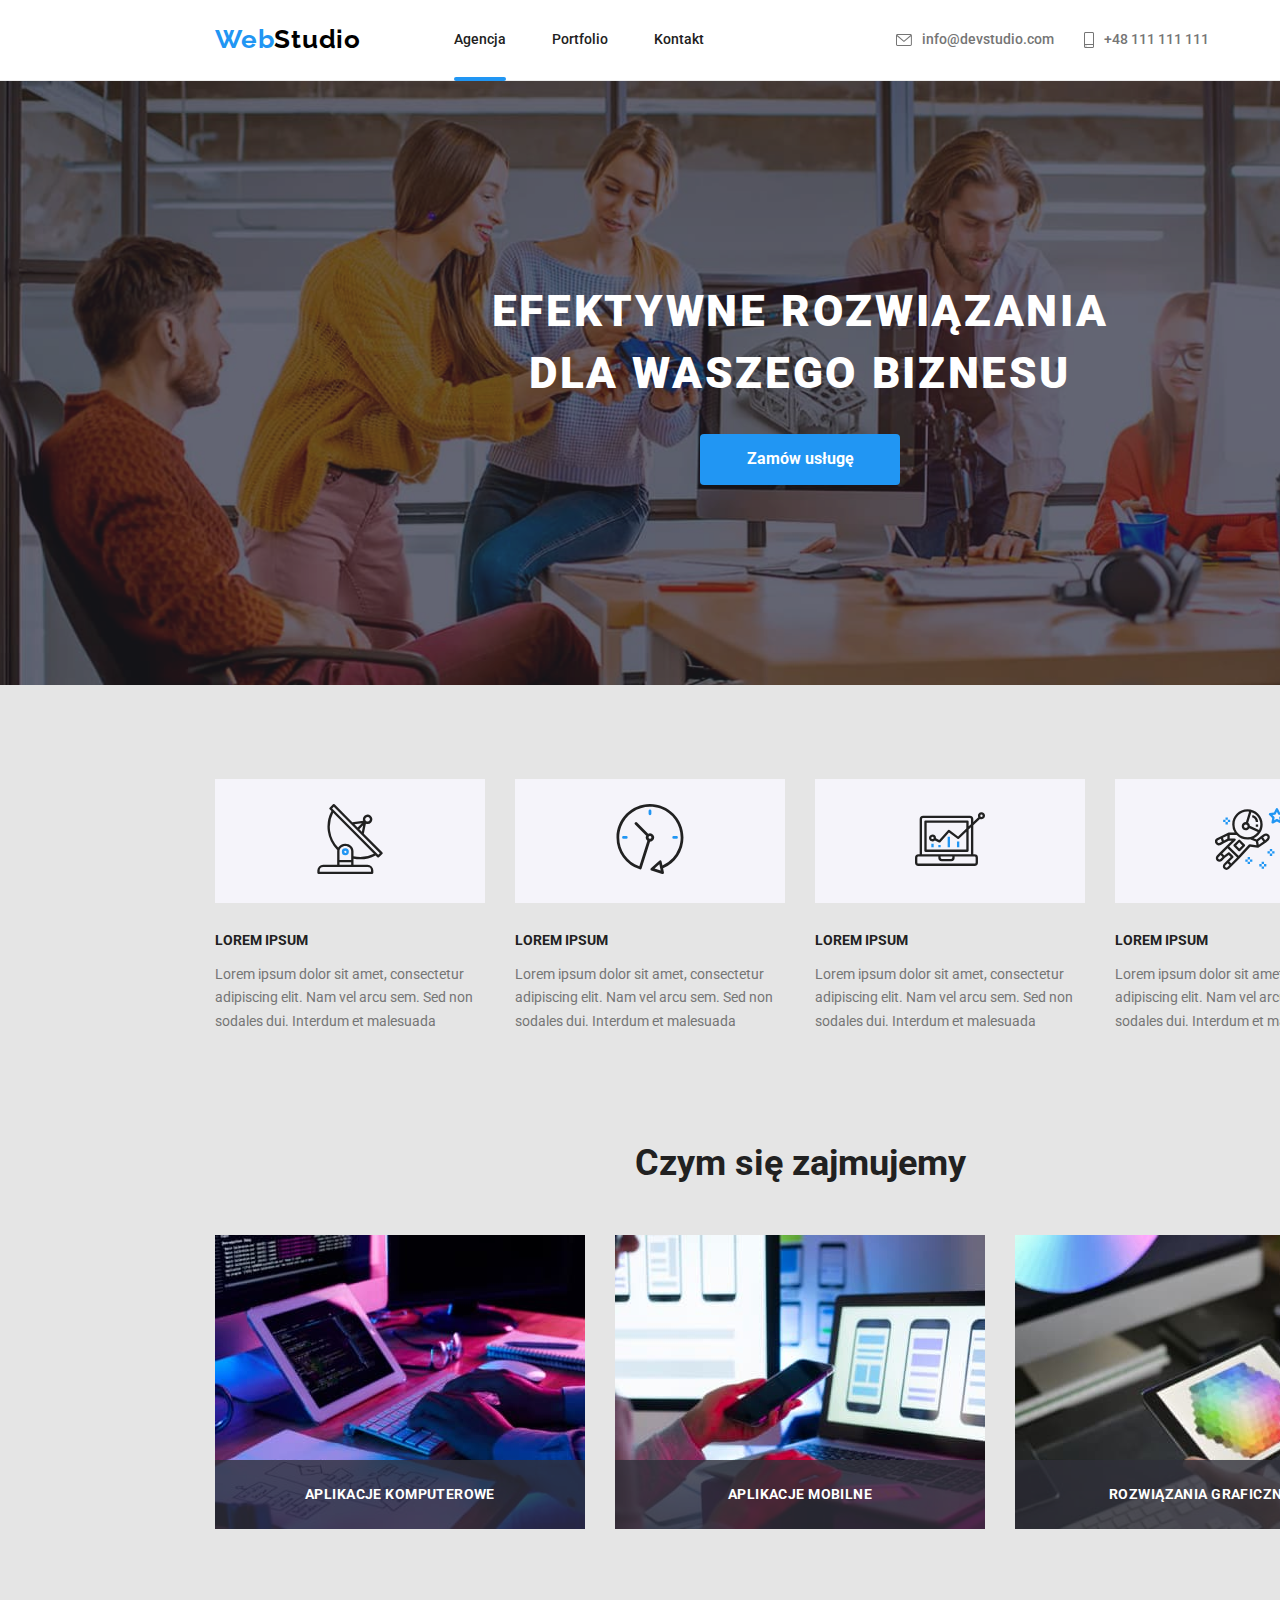
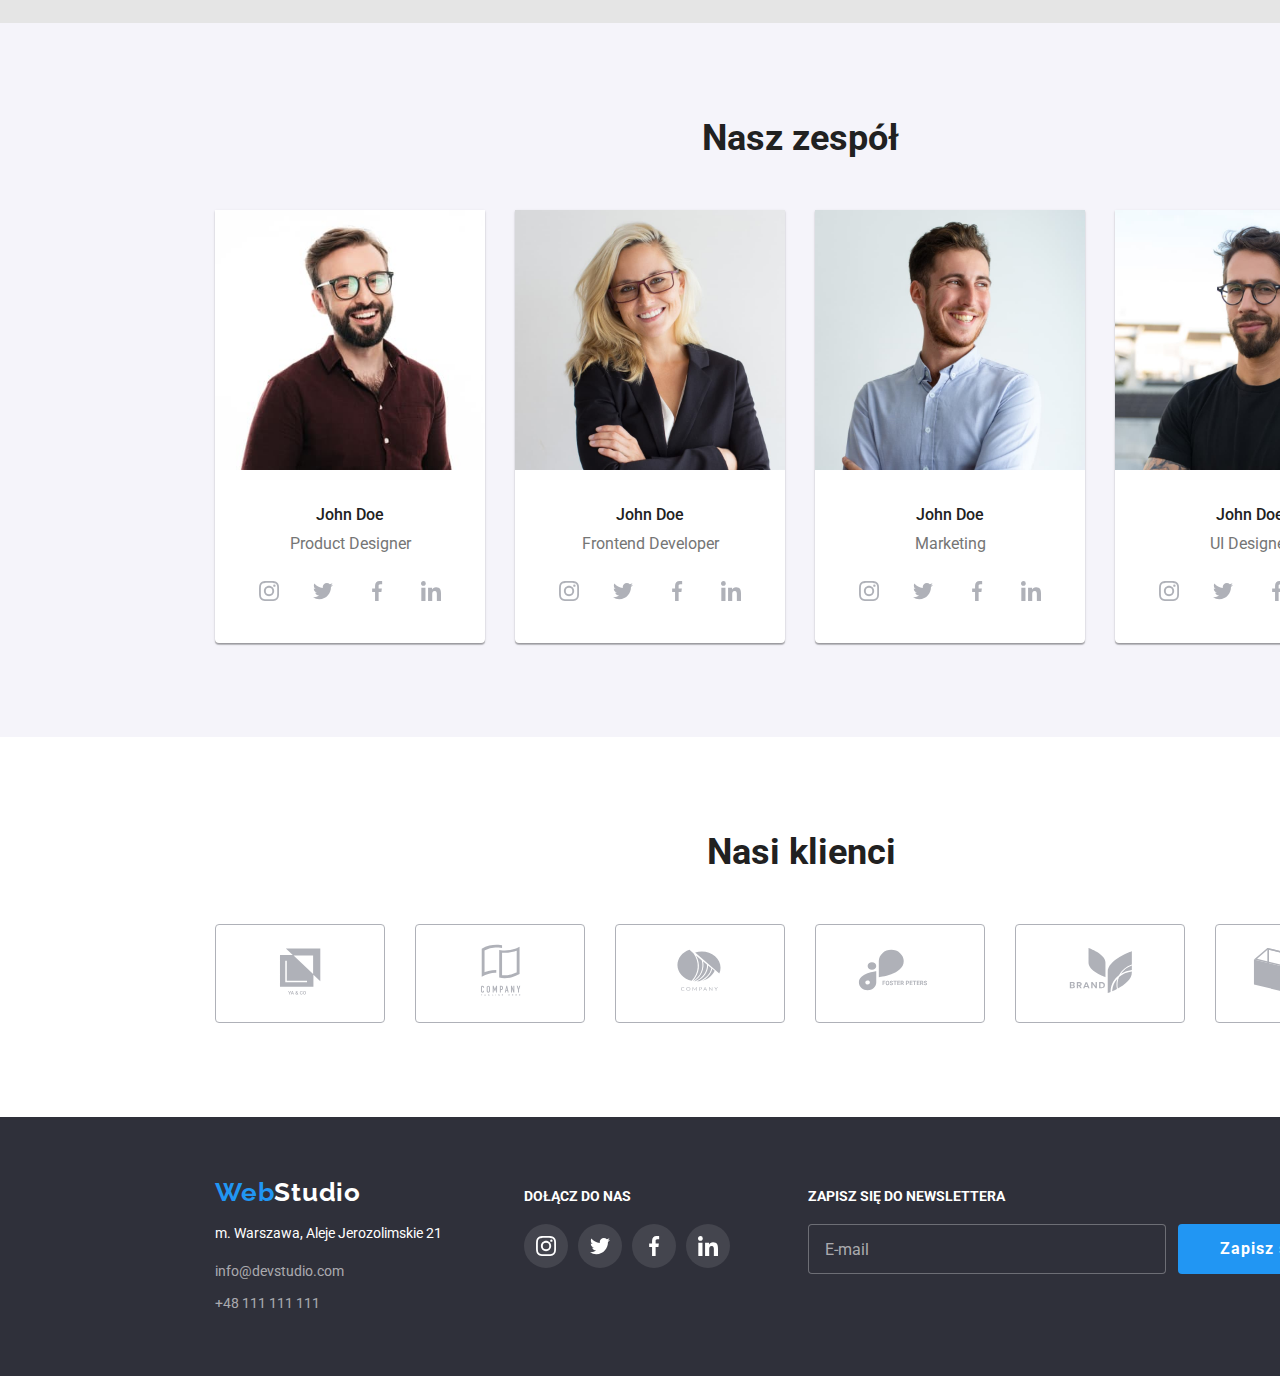
<file: index.html>
<!DOCTYPE html>
<html lang="pl">
  <head>
    <meta charset="UTF-8" />
    <meta http-equiv="X-UA-Compatible" content="IE=edge" />
    <meta name="viewport" content="width=device-width, initial-scale=1.0" />
    <title>Studio</title>
    <link rel="preconnect" href="https://fonts.googleapis.com" />
    <link rel="preconnect" href="https://fonts.gstatic.com" crossorigin />
    <link
      href="https://fonts.googleapis.com/css2?family=Raleway:wght@700&family=Roboto:wght@400;500;700;900&display=swap"
      rel="stylesheet"
    />
    <link rel="stylesheet" href="./css/modern-normalize.min.css" />
    <!-- <link rel="stylesheet" href="./css/styles.css" /> -->
    <link rel="stylesheet" href="./css/main.min.css" />
  </head>
  <body>
    <header class="main-header">
      <div class="main-header__container container">
        <nav class="navigation">
          <ul class="navigation__list">
            <li class="navigation__item">
              <a class="navigation__link logo" href="./logo-page"
                ><span class="logo__text">Web</span>Studio</a
              >
            </li>
            <li class="navigation__item navigation__item--agency">
              <a
                class="navigation__link navigation__link--current"
                href="./index.html"
                >Agencja</a
              >
            </li>
            <li class="navigation__item navigation__item--portfolio">
              <a class="navigation__link" href="./portfolio.html">Portfolio</a>
            </li>
            <li class="navigation__item navigation__item--contact">
              <a class="navigation__link" href="./kontakt">Kontakt</a>
            </li>
          </ul>
        </nav>
        <ul class="contact-list">
          <li class="contact-list__item">
            <svg class="contact-list__icon" width="16" height="12">
              <use href="images/icons.svg#icon-envelope"></use>
            </svg>
            <a class="contact-list__link" href="mailto:info@devstudio.com"
              >info@devstudio.com</a
            >
          </li>
          <li class="contact-list__item">
            <svg class="contact-list__icon" width="10" height="16">
              <use href="images/icons.svg#icon-smartphone"></use>
            </svg>
            <a class="contact-list__link" href="tel:+48111111111"
              >+48 111 111 111</a
            >
          </li>
        </ul>
      </div>
    </header>
    <main>
      <div class="main-headline">
        <div class="main-headline__container container motto">
          <h1 class="main-headline__text">
            EFEKTYWNE ROZWIĄZANIA DLA WASZEGO BIZNESU
          </h1>
          <button
            class="button main-headline__button"
            type="button"
            data-modal-open
          >
            Zamów usługę
          </button>
        </div>
      </div>
      <div class="modal modal--is-hidden" data-modal>
        <div class="modal__window">
          <div class="modal__close">
            <button class="button-close" type="button" data-modal-close>
              <div class="button-close__border">
                <svg class="button-close__icon" width="18px" height="18px">
                  <use href="images/icons.svg#icon-close-black-18dp-2-1"></use>
                </svg>
              </div>
            </button>
          </div>
          <form>
            <div
              role="group"
              aria-labelledby="leave-your-personal-data"
              class="form-user-data"
            >
              <p id="leave-your-personal-data" class="form-user-data__title">
                Zostaw swoje dane w formularzu poniżej
              </p>
              <div class="form-user-data__text-data">
                <label class="form-user-data__input-label" for="user-name"
                  >Imię</label
                >
                <input
                  id="user-name"
                  type="text"
                  name="user-name"
                  class="form-user-data__input-text"
                />
                <svg
                  class="form-user-data__icon-input"
                  width="12px"
                  height="12px"
                >
                  <use href="images/icons.svg#icon-person-black-18dp-1"></use>
                </svg>
              </div>
              <div class="form-user-data__text-data">
                <label class="form-user-data__input-label" for="phone-no"
                  >Telefon</label
                >
                <input
                  id="phone-no"
                  type="tel"
                  name="phone-number"
                  class="form-user-data__input-text"
                />
                <svg
                  class="form-user-data__icon-input"
                  width="13px"
                  height="13px"
                >
                  <use href="images/icons.svg#icon-phone-black-18dp-1"></use>
                </svg>
              </div>
              <div class="form-user-data__text-data">
                <label class="form-user-data__input-label" for="email"
                  >Email</label
                >
                <input
                  id="email"
                  type="email"
                  name="user-email"
                  class="form-user-data__input-text"
                />
                <svg
                  class="form-user-data__icon-input"
                  width="15px"
                  height="12px"
                >
                  <use href="images/icons.svg#icon-email-black-18dp-1"></use>
                </svg>
              </div>
              <div class="form-user-data__text-data">
                <label for="user-opinion" class="form-user-data__input-label"
                  >Komentarz</label
                >
                <textarea
                  id="user-opinion"
                  name="user-opinion"
                  placeholder="Wprowadź tekst"
                  class="form-user-data__comment-textarea"
                ></textarea>
              </div>
              <div class="form-user-data__statutes-approval">
                <input
                  type="checkbox"
                  name="statutes-agreement"
                  value="agreement"
                  id="statutes"
                  class="form-user-data__checkbox-box"
                  required
                />
                <svg
                  class="form-user-data__checkbox-box--not-checked"
                  width="16px"
                  height="15px"
                >
                  <use href="images/icons.svg#icon-Vector"></use>
                </svg>
                <svg
                  class="form-user-data__checkbox-box--checked"
                  width="16px"
                  height="15px"
                >
                  <use href="images/icons.svg#icon-icon-check"></use>
                </svg>
                <label for="statutes" class="form-user-data__checkbox-label">
                  Oświadczam iż akceptuję
                  <a
                    class="form-user-data__checkbox-label--link"
                    href="./statutes"
                    >Regulamin</a
                  >
                  i
                  <a
                    class="form-user-data__checkbox-label--link"
                    href="./privacy_policy"
                    >Politykę Prywatności.</a
                  ></label
                >
              </div>
              <button
                type="submit"
                class="button form-user-data__button-send-data"
              >
                Wyślij
              </button>
            </div>
          </form>
        </div>
      </div>
      <section class="lorem-ipsum-section">
        <div class="lorem-ipsum-section__container container">
          <ul class="lorem-ipsum-section__list">
            <li>
              <div class="lorem-ipsum-section__window">
                <svg
                  class="lorem-ipsum-section__icon"
                  width="70px"
                  height="70px"
                >
                  <use href="images/icons.svg#icon-antenna-1"></use>
                </svg>
              </div>
              <h3 class="lorem-ipsum-section__headline">LOREM IPSUM</h3>
              <p class="lorem-ipsum-section__text">
                Lorem ipsum dolor sit amet, consectetur adipiscing elit. Nam vel
                arcu sem. Sed non sodales dui. Interdum et malesuada
              </p>
            </li>
            <li>
              <div class="lorem-ipsum-section__window">
                <svg
                  class="lorem-ipsum-section__icon"
                  width="70px"
                  height="70px"
                >
                  <use href="images/icons.svg#icon-clock-1"></use>
                </svg>
              </div>
              <h3 class="lorem-ipsum-section__headline">LOREM IPSUM</h3>
              <p class="lorem-ipsum-section__text">
                Lorem ipsum dolor sit amet, consectetur adipiscing elit. Nam vel
                arcu sem. Sed non sodales dui. Interdum et malesuada
              </p>
            </li>
            <li>
              <div class="lorem-ipsum-section__window">
                <svg
                  class="lorem-ipsum-section__icon"
                  width="70px"
                  height="70px"
                >
                  <use href="images/icons.svg#icon-diagram-1"></use>
                </svg>
              </div>
              <h3 class="lorem-ipsum-section__headline">LOREM IPSUM</h3>
              <p class="lorem-ipsum-section__text">
                Lorem ipsum dolor sit amet, consectetur adipiscing elit. Nam vel
                arcu sem. Sed non sodales dui. Interdum et malesuada
              </p>
            </li>
            <li>
              <div class="lorem-ipsum-section__window">
                <svg
                  class="lorem-ipsum-section__icon"
                  width="70px"
                  height="70px"
                >
                  <use href="images/icons.svg#icon-astronaut-1"></use>
                </svg>
              </div>
              <h3 class="lorem-ipsum-section__headline">LOREM IPSUM</h3>
              <p class="lorem-ipsum-section__text">
                Lorem ipsum dolor sit amet, consectetur adipiscing elit. Nam vel
                arcu sem. Sed non sodales dui. Interdum et malesuada
              </p>
            </li>
          </ul>
        </div>
      </section>
      <section class="section-coverage">
        <div class="section-coverage__container container">
          <h2 class="section-coverage__headline">Czym się zajmujemy</h2>
          <ul class="section-coverage__actions-list">
            <li class="section-coverage__action-item">
              <img
                src="images/desktop.jpg"
                alt="Tworzenie stron internetowych"
                width="370"
                height="294"
              />
              <div class="section-coverage__action-label">
                <p class="section-coverage__action-description">
                  APLIKACJE KOMPUTEROWE
                </p>
              </div>
            </li>
            <li class="section-coverage__action-item">
              <img
                src="images/laptop.jpg"
                alt="Tworzenie aplikacji mobilnych"
                width="370"
                height="294"
              />
              <div class="section-coverage__action-label">
                <p class="section-coverage__action-description">
                  APLIKACJE MOBILNE
                </p>
              </div>
            </li>
            <li class="section-coverage__action-item">
              <img
                src="images/tablet.jpg"
                alt="Projektowanie UX/UI"
                width="370"
                height="294"
              />
              <div class="section-coverage__action-label">
                <p class="section-coverage__action-description">
                  ROZWIĄZANIA GRAFICZNE
                </p>
              </div>
            </li>
          </ul>
        </div>
      </section>
      <section class="section-team">
        <div class="section-team__container container">
          <h2 class="section-team__headline">Nasz zespół</h2>
          <ul class="section-team__people-list">
            <li class="section-team__team-member">
              <img
                src="images/team-first.jpg"
                alt="Uśmiechnięty brunet w okularach"
                width="270"
                height="260"
              />
              <p class="section-team__member-name">John Doe</p>
              <p class="section-team__member-position">Product Designer</p>
              <ul class="social-media-list">
                <li class="social-media-list__item">
                  <div
                    class="social-media-list__container social-media-list__container--team"
                  >
                    <svg
                      class="social-media-list__icon social-media-list__icon--team"
                      width="20px"
                      height="20px"
                    >
                      <use href="images/icons.svg#icon-instagram-2"></use>
                    </svg>
                  </div>
                </li>
                <li class="social-media-list__item">
                  <div
                    class="social-media-list__container social-media-list__container--team"
                  >
                    <svg
                      class="social-media-list__icon social-media-list__icon--team"
                      width="20px"
                      height="20px"
                    >
                      <use href="images/icons.svg#icon-twitter-1"></use>
                    </svg>
                  </div>
                </li>
                <li class="social-media-list__item">
                  <div
                    class="social-media-list__container social-media-list__container--team"
                  >
                    <svg
                      class="social-media-list__icon social-media-list__icon--team"
                      width="20px"
                      height="20px"
                    >
                      <use href="images/icons.svg#icon-facebook-1"></use>
                    </svg>
                  </div>
                </li>
                <li class="social-media-list__item">
                  <div
                    class="social-media-list__container social-media-list__container--team"
                  >
                    <svg
                      class="social-media-list__icon social-media-list__icon--team"
                      width="20px"
                      height="20px"
                    >
                      <use href="images/icons.svg#icon-linkedin-1"></use>
                    </svg>
                  </div>
                </li>
              </ul>
            </li>
            <li class="section-team__team-member">
              <img
                src="images/team-second.jpg"
                alt="Uśmiechnięty blondynka w okularach"
                width="270"
                height="260"
              />
              <p class="section-team__member-name">John Doe</p>
              <p class="section-team__member-position">Frontend Developer</p>
              <ul class="social-media-list">
                <li class="social-media-list__item">
                  <div
                    class="social-media-list__container social-media-list__container--team"
                  >
                    <svg
                      class="social-media-list__icon social-media-list__icon--team"
                      width="20px"
                      height="20px"
                    >
                      <use href="images/icons.svg#icon-instagram-2"></use>
                    </svg>
                  </div>
                </li>
                <li class="social-media-list__item">
                  <div
                    class="social-media-list__container social-media-list__container--team"
                  >
                    <svg
                      class="social-media-list__icon social-media-list__icon--team"
                      width="20px"
                      height="20px"
                    >
                      <use href="images/icons.svg#icon-twitter-1"></use>
                    </svg>
                  </div>
                </li>
                <li class="social-media-list__item">
                  <div
                    class="social-media-list__container social-media-list__container--team"
                  >
                    <svg
                      class="social-media-list__icon social-media-list__icon--team"
                      width="20px"
                      height="20px"
                    >
                      <use href="images/icons.svg#icon-facebook-1"></use>
                    </svg>
                  </div>
                </li>
                <li class="social-media-list__item">
                  <div
                    class="social-media-list__container social-media-list__container--team"
                  >
                    <svg
                      class="social-media-list__icon social-media-list__icon--team"
                      width="20px"
                      height="20px"
                    >
                      <use href="images/icons.svg#icon-linkedin-1"></use>
                    </svg>
                  </div>
                </li>
              </ul>
            </li>
            <li class="section-team__team-member">
              <img
                src="images/team-third.jpg"
                alt="Uśmiechnięty brunet"
                width="270"
                height="260"
              />
              <p class="section-team__member-name">John Doe</p>
              <p class="section-team__member-position">Marketing</p>
              <ul class="social-media-list">
                <li class="social-media-list__item">
                  <div
                    class="social-media-list__container social-media-list__container--team"
                  >
                    <svg
                      class="social-media-list__icon social-media-list__icon--team"
                      width="20px"
                      height="20px"
                    >
                      <use href="images/icons.svg#icon-instagram-2"></use>
                    </svg>
                  </div>
                </li>
                <li class="social-media-list__item">
                  <div
                    class="social-media-list__container social-media-list__container--team"
                  >
                    <svg
                      class="social-media-list__icon social-media-list__icon--team"
                      width="20px"
                      height="20px"
                    >
                      <use href="images/icons.svg#icon-twitter-1"></use>
                    </svg>
                  </div>
                </li>
                <li class="social-media-list__item">
                  <div
                    class="social-media-list__container social-media-list__container--team"
                  >
                    <svg
                      class="social-media-list__icon social-media-list__icon--team"
                      width="20px"
                      height="20px"
                    >
                      <use href="images/icons.svg#icon-facebook-1"></use>
                    </svg>
                  </div>
                </li>
                <li class="social-media-list__item">
                  <div
                    class="social-media-list__container social-media-list__container--team"
                  >
                    <svg
                      class="social-media-list__icon social-media-list__icon--team"
                      width="20px"
                      height="20px"
                    >
                      <use href="images/icons.svg#icon-linkedin-1"></use>
                    </svg>
                  </div>
                </li>
              </ul>
            </li>
            <li class="section-team__team-member">
              <img
                src="images/team-fourth.jpg"
                alt="Brunet w okularach z brodą"
                width="270"
                height="260"
              />
              <p class="section-team__member-name">John Doe</p>
              <p class="section-team__member-position">UI Designer</p>
              <ul class="social-media-list">
                <li class="social-media-list__item">
                  <div
                    class="social-media-list__container social-media-list__container--team"
                  >
                    <svg
                      class="social-media-list__icon social-media-list__icon--team"
                      width="20px"
                      height="20px"
                    >
                      <use href="images/icons.svg#icon-instagram-2"></use>
                    </svg>
                  </div>
                </li>
                <li class="social-media-list__item">
                  <div
                    class="social-media-list__container social-media-list__container--team"
                  >
                    <svg
                      class="social-media-list__icon social-media-list__icon--team"
                      width="20px"
                      height="20px"
                    >
                      <use href="images/icons.svg#icon-twitter-1"></use>
                    </svg>
                  </div>
                </li>
                <li class="social-media-list__item">
                  <div
                    class="social-media-list__container social-media-list__container--team"
                  >
                    <svg
                      class="social-media-list__icon social-media-list__icon--team"
                      width="20px"
                      height="20px"
                    >
                      <use href="images/icons.svg#icon-facebook-1"></use>
                    </svg>
                  </div>
                </li>
                <li class="social-media-list__item">
                  <div
                    class="social-media-list__container social-media-list__container--team"
                  >
                    <svg
                      class="social-media-list__icon social-media-list__icon--team"
                      width="20px"
                      height="20px"
                    >
                      <use href="images/icons.svg#icon-linkedin-1"></use>
                    </svg>
                  </div>
                </li>
              </ul>
            </li>
          </ul>
        </div>
      </section>
      <section class="section-clients">
        <div class="section-clients__container container">
          <h2 class="section-clients__headline">Nasi klienci</h2>
          <ul class="section-clients__clients-logo-list">
            <li>
              <div class="section-clients__client-logo-item">
                <svg
                  class="section-clients__client-logo"
                  width="106px"
                  height="60px"
                >
                  <use href="images/icons.svg#icon-Logo-1"></use>
                </svg>
              </div>
            </li>
            <li>
              <div class="section-clients__client-logo-item">
                <svg
                  class="section-clients__client-logo"
                  width="106px"
                  height="60px"
                >
                  <use href="images/icons.svg#icon-Logo-2"></use>
                </svg>
              </div>
            </li>
            <li>
              <div class="section-clients__client-logo-item">
                <svg
                  class="section-clients__client-logo"
                  width="106px"
                  height="60px"
                >
                  <use href="images/icons.svg#icon-Logo-3"></use>
                </svg>
              </div>
            </li>
            <li>
              <div class="section-clients__client-logo-item">
                <svg
                  class="section-clients__client-logo"
                  width="106px"
                  height="60px"
                >
                  <use href="images/icons.svg#icon-Logo-4"></use>
                </svg>
              </div>
            </li>
            <li>
              <div class="section-clients__client-logo-item">
                <svg
                  class="section-clients__client-logo"
                  width="106px"
                  height="60px"
                >
                  <use href="images/icons.svg#icon-Logo-5"></use>
                </svg>
              </div>
            </li>
            <li>
              <div class="section-clients__client-logo-item">
                <svg
                  class="section-clients__client-logo"
                  width="106px"
                  height="60px"
                >
                  <use href="images/icons.svg#icon-Logo-6"></use>
                </svg>
              </div>
            </li>
          </ul>
        </div>
      </section>
    </main>
    <footer class="main-footer ending">
      <div class="main-footer__container container footer">
        <div class="main-footer__contact-data">
          <a class="main-footer__link logo logo--footer" href="./index.html"
            ><span class="logo__text">Web</span>Studio</a
          >
          <address class="main-footer__contact-details">
            <p class="main-footer__address">
              m. Warszawa, Aleje Jerozolimskie 21
            </p>
            <a
              class="main-footer__link main-footer__link--contact-details"
              href="mailto:info@devstudio.com"
              >info@devstudio.com</a
            >
            <a
              class="main-footer__link main-footer__link--contact-details"
              href="tel:+48111111111"
              >+48 111 111 111</a
            >
          </address>
        </div>
        <div class="main-footer__social-media">
          <p class="main-footer__social-media-headline">DOŁĄCZ DO NAS</p>
          <ul class="social-media-list">
            <li class="social-media-list__item">
              <div
                class="social-media-list__container social-media-list__container--footer"
              >
                <svg
                  class="social-media-list__icon social-media-list__icon--footer"
                  width="20px"
                  height="20px"
                >
                  <use href="images/icons.svg#icon-instagram-2"></use>
                </svg>
              </div>
            </li>
            <li class="social-media-list__item">
              <div
                class="social-media-list__container social-media-list__container--footer"
              >
                <svg
                  class="social-media-list__icon social-media-list__icon--footer"
                  width="20px"
                  height="20px"
                >
                  <use href="images/icons.svg#icon-twitter-1"></use>
                </svg>
              </div>
            </li>
            <li class="social-media-list__item">
              <div
                class="social-media-list__container social-media-list__container--footer"
              >
                <svg
                  class="social-media-list__icon social-media-list__icon--footer"
                  width="20px"
                  height="20px"
                >
                  <use href="images/icons.svg#icon-facebook-1"></use>
                </svg>
              </div>
            </li>
            <li class="social-media-list__item">
              <div
                class="social-media-list__container social-media-list__container--footer"
              >
                <svg
                  class="social-media-list__icon social-media-list__icon--footer"
                  width="20px"
                  height="20px"
                >
                  <use href="images/icons.svg#icon-linkedin-1"></use>
                </svg>
              </div>
            </li>
          </ul>
        </div>
        <div class="main-footer__form-newsletter">
          <form class="form-newsletter">
            <label for="newsletter-email" class="form-newsletter__label"
              >ZAPISZ SIĘ DO NEWSLETTERA</label
            >
            <div class="form-newsletter__input-part">
              <input
                id="newsletter-email"
                type="email"
                name="email"
                placeholder="E-mail"
                class="form-newsletter__input"
              />
              <button type="submit" class="button button--newsletter">
                Zapisz się
                <svg
                  class="button--newsletter__icon"
                  width="24px"
                  height="24px"
                >
                  <use href="images/icons.svg#icon-icon-send"></use>
                </svg>
              </button>
            </div>
          </form>
        </div>
      </div>
    </footer>
    <script src="./js/modal.js"></script>
  </body>
</html>
</file>
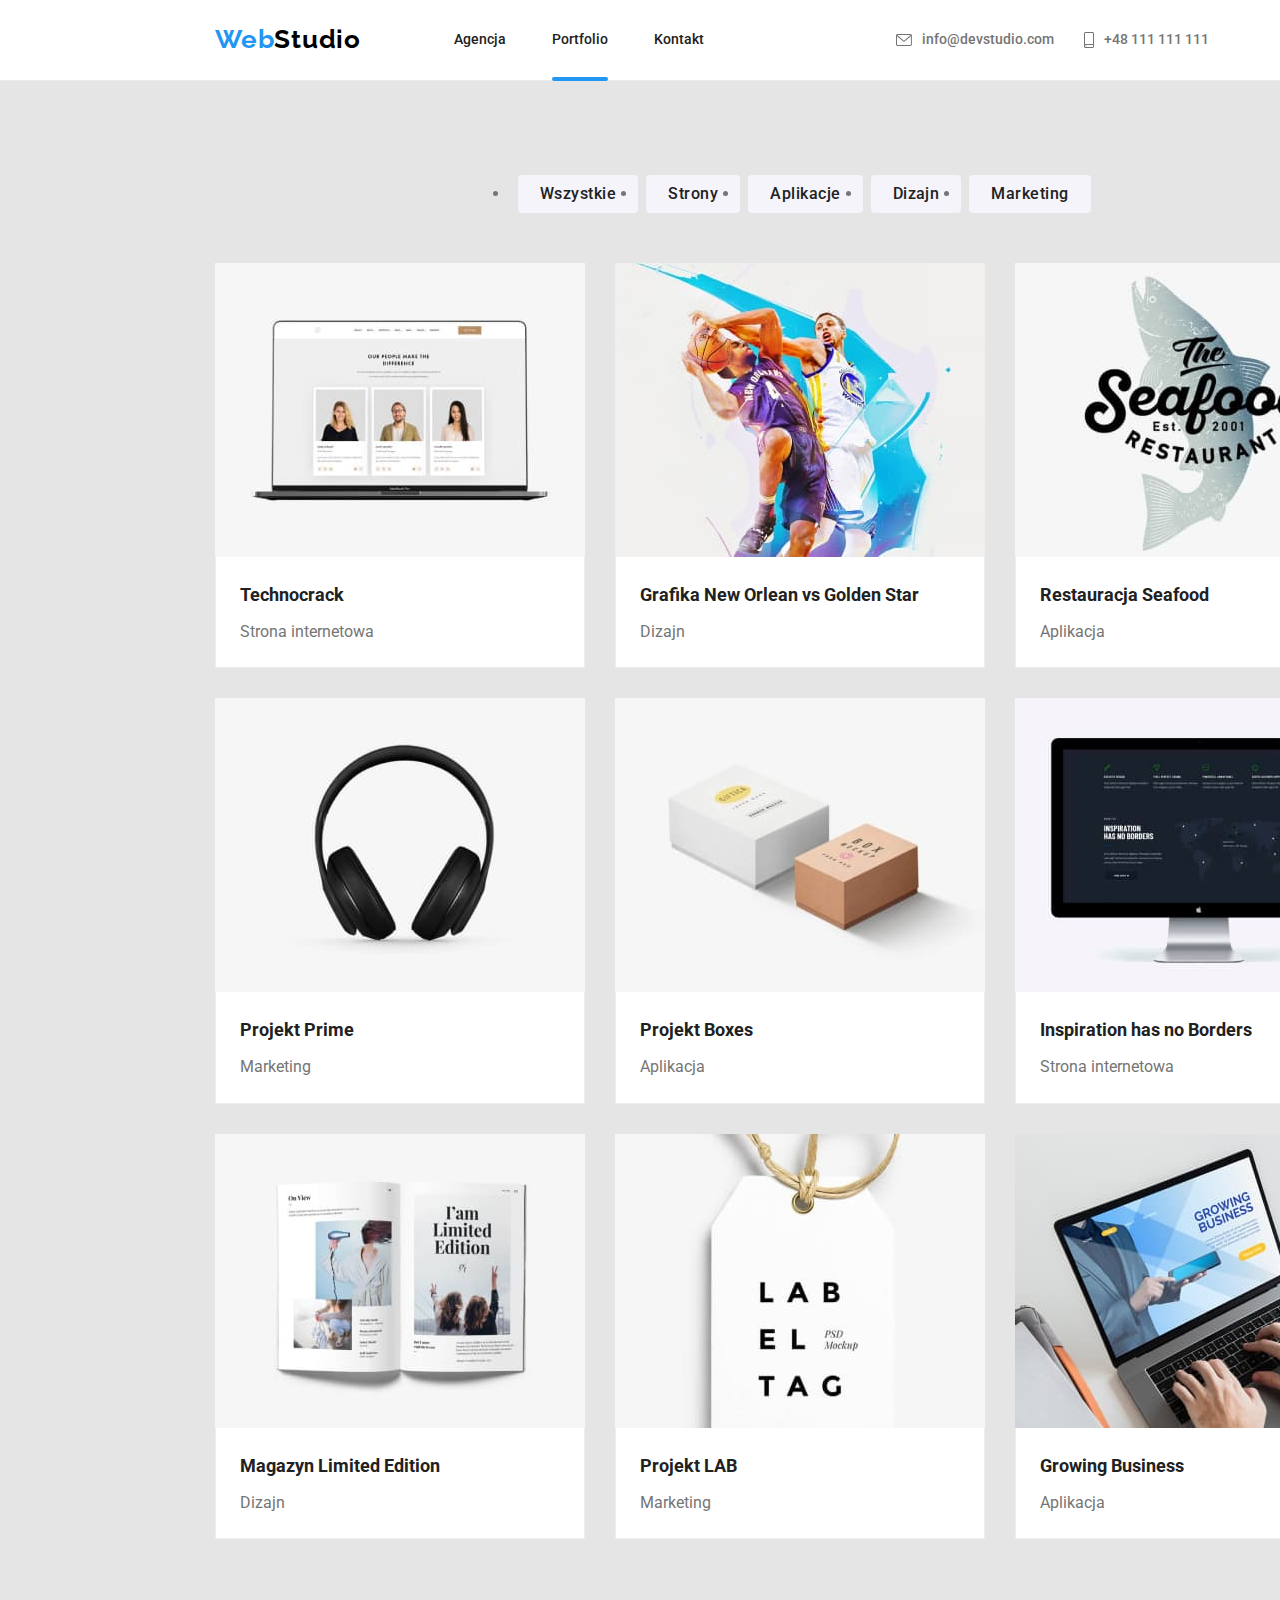
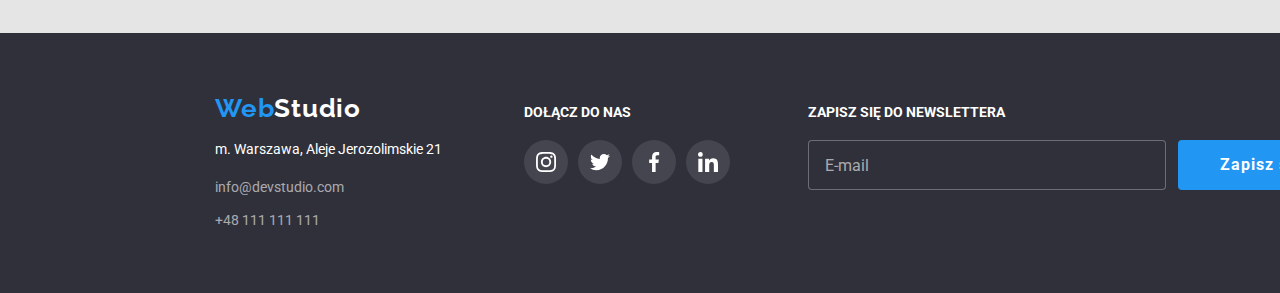
<file: portfolio.html>
<!DOCTYPE html>
<html lang="pl">
  <head>
    <meta charset="UTF-8" />
    <meta http-equiv="X-UA-Compatible" content="IE=edge" />
    <meta name="viewport" content="width=device-width, initial-scale=1.0" />
    <title>Portfolio</title>
    <link rel="preconnect" href="https://fonts.googleapis.com" />
    <link rel="preconnect" href="https://fonts.gstatic.com" crossorigin />
    <link
      href="https://fonts.googleapis.com/css2?family=Raleway:wght@700&family=Roboto:wght@400;500;700;900&display=swap"
      rel="stylesheet"
    />
    <link rel="stylesheet" href="./css/modern-normalize.min.css" />
    <!-- <link rel="stylesheet" href="./css/styles.css" /> -->
    <link rel="stylesheet" href="./css/main.min.css" />
  </head>
  <body>
    <header class="main-header">
      <div class="main-header__container container">
        <nav class="navigation">
          <ul class="navigation__list">
            <li class="navigation__item">
              <a class="navigation__link logo" href="./logo-page"
                ><span class="logo__text">Web</span>Studio</a
              >
            </li>
            <li class="navigation__item navigation__item--agency">
              <a class="navigation__link" href="./index.html">Agencja</a>
            </li>
            <li class="navigation__item navigation__item--portfolio">
              <a
                class="navigation__link navigation__link--current"
                href="./portfolio.html"
                >Portfolio</a
              >
            </li>
            <li class="navigation__item navigation__item--contact">
              <a class="navigation__link" href="./kontakt">Kontakt</a>
            </li>
          </ul>
        </nav>
        <ul class="contact-list">
          <li class="contact-list__item">
            <svg class="contact-list__icon" width="16" height="12">
              <use href="images/icons.svg#icon-envelope"></use>
            </svg>
            <a class="contact-list__link" href="mailto:info@devstudio.com"
              >info@devstudio.com</a
            >
          </li>
          <li class="contact-list__item">
            <svg class="contact-list__icon" width="10" height="16">
              <use href="images/icons.svg#icon-smartphone"></use>
            </svg>
            <a class="contact-list__link" href="tel:+48111111111"
              >+48 111 111 111</a
            >
          </li>
        </ul>
      </div>
    </header>
    <main class="portfolio-content">
      <div class="buttons-part">
        <div class="buttons-part__container container">
          <ul class="buttons-part__buttons-branch-list">
            <li>
              <button class="button-branch" type="button">Wszystkie</button>
            </li>
            <li>
              <button class="button-branch" type="button">Strony</button>
            </li>
            <li>
              <button class="button-branch" type="button">Aplikacje</button>
            </li>
            <li>
              <button class="button-branch" type="button">Dizajn</button>
            </li>
            <li>
              <button class="button-branch" type="button">Marketing</button>
            </li>
          </ul>
        </div>
      </div>
      <section class="products-section">
        <div class="products-section__container container">
          <ul class="products-section__products-net">
            <li class="products-section__product-item">
              <div class="products-section__product-image-container">
                <img
                  src="images/portfolio1.jpg"
                  alt="Laptop z otwartą stroną internetową"
                  width="370"
                  height="294"
                  class="products-section__product-image"
                />
                <div class="products-section__description-overlay">
                  <p class="products-section__hidden-description">
                    Technocrack jest popularną platformą wykorzystywaną do
                    rozpowszechniania koronawirusa. Firmy wykorzystują tę
                    platformę do celów szpiegowskich i ataków na
                    niezabezpieczone serwery konkurencji
                  </p>
                </div>
              </div>
              <div class="products-section__product-description">
                <h3 class="products-section__product-title">Technocrack</h3>
                <p class="products-section__product-type">Strona internetowa</p>
              </div>
            </li>
            <li class="products-section__product-item">
              <div class="products-section__product-image-container">
                <img
                  src="images/portfolio2.jpg"
                  alt="Dwóch koszykarzy walczących o piłkę"
                  width="370"
                  height="294"
                  class="products-section__product-image"
                />
                <div class="products-section__description-overlay">
                  <p class="products-section__hidden-description">
                    Technocrack jest popularną platformą wykorzystywaną do
                    rozpowszechniania koronawirusa. Firmy wykorzystują tę
                    platformę do celów szpiegowskich i ataków na
                    niezabezpieczone serwery konkurencji
                  </p>
                </div>
              </div>
              <div class="products-section__product-description">
                <h3 class="products-section__product-title">
                  Grafika New Orlean vs Golden Star
                </h3>
                <p class="products-section__product-type">Dizajn</p>
              </div>
            </li>
            <li class="products-section__product-item">
              <div class="products-section__product-image-container">
                <img
                  src="images/portfolio3.jpg"
                  alt="Logo restauracji"
                  width="370"
                  height="294"
                  class="products-section__product-image"
                />
                <div class="products-section__description-overlay">
                  <p class="products-section__hidden-description">
                    Technocrack jest popularną platformą wykorzystywaną do
                    rozpowszechniania koronawirusa. Firmy wykorzystują tę
                    platformę do celów szpiegowskich i ataków na
                    niezabezpieczone serwery konkurencji
                  </p>
                </div>
              </div>
              <div class="products-section__product-description">
                <h3 class="products-section__product-title">
                  Restauracja Seafood
                </h3>
                <p class="products-section__product-type">Aplikacja</p>
              </div>
            </li>
            <li class="products-section__product-item">
              <div class="products-section__product-image-container">
                <img
                  src="images/portfolio4.jpg"
                  alt="Słuchawki"
                  width="370"
                  height="294"
                  class="products-section__product-image"
                />
                <div class="products-section__description-overlay">
                  <p class="products-section__hidden-description">
                    Technocrack jest popularną platformą wykorzystywaną do
                    rozpowszechniania koronawirusa. Firmy wykorzystują tę
                    platformę do celów szpiegowskich i ataków na
                    niezabezpieczone serwery konkurencji
                  </p>
                </div>
              </div>
              <div class="products-section__product-description">
                <h3 class="products-section__product-title">Projekt Prime</h3>
                <p class="products-section__product-type">Marketing</p>
              </div>
            </li>
            <li class="products-section__product-item">
              <div class="products-section__product-image-container">
                <img
                  src="images/portfolio5.jpg"
                  alt="Dwa pudełka w różnych formatach"
                  width="370"
                  height="294"
                  class="products-section__product-image"
                />
                <div class="products-section__description-overlay">
                  <p class="products-section__hidden-description">
                    Technocrack jest popularną platformą wykorzystywaną do
                    rozpowszechniania koronawirusa. Firmy wykorzystują tę
                    platformę do celów szpiegowskich i ataków na
                    niezabezpieczone serwery konkurencji
                  </p>
                </div>
              </div>
              <div class="products-section__product-description">
                <h3 class="products-section__product-title">Projekt Boxes</h3>
                <p class="products-section__product-type">Aplikacja</p>
              </div>
            </li>
            <li class="products-section__product-item">
              <div class="products-section__product-image-container">
                <img
                  src="images/portfolio6.jpg"
                  alt="Monitor z prezentacją strony internetowej"
                  width="370"
                  height="294"
                  class="products-section__product-image"
                />
                <div class="products-section__description-overlay">
                  <p class="products-section__hidden-description">
                    Technocrack jest popularną platformą wykorzystywaną do
                    rozpowszechniania koronawirusa. Firmy wykorzystują tę
                    platformę do celów szpiegowskich i ataków na
                    niezabezpieczone serwery konkurencji
                  </p>
                </div>
              </div>
              <div class="products-section__product-description">
                <h3 class="products-section__product-title">
                  Inspiration has no Borders
                </h3>
                <p class="products-section__product-type">Strona internetowa</p>
              </div>
            </li>
            <li class="products-section__product-item">
              <div class="products-section__product-image-container">
                <img
                  src="images/portfolio7.jpg"
                  alt="Otwarty magazyn"
                  width="370"
                  height="294"
                  class="products-section__product-image"
                />
                <div class="products-section__description-overlay">
                  <p class="products-section__hidden-description">
                    Technocrack jest popularną platformą wykorzystywaną do
                    rozpowszechniania koronawirusa. Firmy wykorzystują tę
                    platformę do celów szpiegowskich i ataków na
                    niezabezpieczone serwery konkurencji
                  </p>
                </div>
              </div>
              <div class="products-section__product-description">
                <h3 class="products-section__product-title">
                  Magazyn Limited Edition
                </h3>
                <p class="products-section__product-type">Dizajn</p>
              </div>
            </li>
            <li class="products-section__product-item">
              <div class="products-section__product-image-container">
                <img
                  src="images/portfolio8.jpg"
                  alt="Projekt metki"
                  width="370"
                  height="294"
                  class="products-section__product-image"
                />
                <div class="products-section__description-overlay">
                  <p class="products-section__hidden-description">
                    Technocrack jest popularną platformą wykorzystywaną do
                    rozpowszechniania koronawirusa. Firmy wykorzystują tę
                    platformę do celów szpiegowskich i ataków na
                    niezabezpieczone serwery konkurencji
                  </p>
                </div>
              </div>
              <div class="products-section__product-description">
                <h3 class="products-section__product-title">Projekt LAB</h3>
                <p class="products-section__product-type">Marketing</p>
              </div>
            </li>
            <li class="products-section__product-item">
              <div class="products-section__product-image-container">
                <img
                  src="images/portfolio9.jpg"
                  alt="Tworzenie aplikacji"
                  width="370"
                  height="294"
                  class="products-section__product-image"
                />
                <div class="products-section__description-overlay">
                  <p class="products-section__hidden-description">
                    Technocrack jest popularną platformą wykorzystywaną do
                    rozpowszechniania koronawirusa. Firmy wykorzystują tę
                    platformę do celów szpiegowskich i ataków na
                    niezabezpieczone serwery konkurencji
                  </p>
                </div>
              </div>
              <div class="products-section__product-description">
                <h3 class="products-section__product-title">
                  Growing Business
                </h3>
                <p class="products-section__product-type">Aplikacja</p>
              </div>
            </li>
          </ul>
        </div>
      </section>
    </main>
    <footer class="main-footer ending">
      <div class="main-footer__container container footer">
        <div class="main-footer__contact-data">
          <a class="main-footer__link logo logo--footer" href="./index.html"
            ><span class="logo__text">Web</span>Studio</a
          >
          <address class="main-footer__contact-details">
            <p class="main-footer__address">
              m. Warszawa, Aleje Jerozolimskie 21
            </p>
            <a
              class="main-footer__link main-footer__link--contact-details"
              href="mailto:info@devstudio.com"
              >info@devstudio.com</a
            >
            <a
              class="main-footer__link main-footer__link--contact-details"
              href="tel:+48111111111"
              >+48 111 111 111</a
            >
          </address>
        </div>
        <div class="main-footer__social-media">
          <p class="main-footer__social-media-headline">DOŁĄCZ DO NAS</p>
          <ul class="social-media-list">
            <li class="social-media-list__item">
              <div
                class="social-media-list__container social-media-list__container--footer"
              >
                <svg
                  class="social-media-list__icon social-media-list__icon--footer"
                  width="20px"
                  height="20px"
                >
                  <use href="images/icons.svg#icon-instagram-2"></use>
                </svg>
              </div>
            </li>
            <li class="social-media-list__item">
              <div
                class="social-media-list__container social-media-list__container--footer"
              >
                <svg
                  class="social-media-list__icon social-media-list__icon--footer"
                  width="20px"
                  height="20px"
                >
                  <use href="images/icons.svg#icon-twitter-1"></use>
                </svg>
              </div>
            </li>
            <li class="social-media-list__item">
              <div
                class="social-media-list__container social-media-list__container--footer"
              >
                <svg
                  class="social-media-list__icon social-media-list__icon--footer"
                  width="20px"
                  height="20px"
                >
                  <use href="images/icons.svg#icon-facebook-1"></use>
                </svg>
              </div>
            </li>
            <li class="social-media-list__item">
              <div
                class="social-media-list__container social-media-list__container--footer"
              >
                <svg
                  class="social-media-list__icon social-media-list__icon--footer"
                  width="20px"
                  height="20px"
                >
                  <use href="images/icons.svg#icon-linkedin-1"></use>
                </svg>
              </div>
            </li>
          </ul>
        </div>
        <div class="main-footer__form-newsletter">
          <form class="form-newsletter">
            <label for="newsletter-email" class="form-newsletter__label"
              >ZAPISZ SIĘ DO NEWSLETTERA</label
            >
            <div class="form-newsletter__input-part">
              <input
                id="newsletter-email"
                type="email"
                name="email"
                placeholder="E-mail"
                class="form-newsletter__input"
              />
              <button type="submit" class="button button--newsletter">
                Zapisz się
                <svg
                  class="button--newsletter__icon"
                  width="24px"
                  height="24px"
                >
                  <use href="images/icons.svg#icon-icon-send"></use>
                </svg>
              </button>
            </div>
          </form>
        </div>
      </div>
    </footer>
  </body>
</html>
</file>
<file: css/styles.css>
:root {
  --logo-color-first: #2196f3;
  --logo-color-second: #000000;
  --headline-color: #212121;
  --text-color: #757575;
  --dark-background-text-color: #ffffff;
  --header-background: #ffffff;
  --light-background: #e5e5e5;
  --team-background: #f5f4fa;
  --dark-background: #2f303a;
  --contact-details: rgba(255, 255, 255, 0.6);
  --branch-background-color: #eeeeee;
  --social-media-icon: #afb1b8;
  --social-media-background-footer: rgba(255, 255, 255, 0.1);
}

body {
  font-family: "Roboto", sans-serif;
  color: var(--text-color);
}

.container {
  width: 1200px;
  margin: 0 auto;
}

.beginning {
  width: 1600px;
  border-bottom: 1px solid #ececec;
}

.header {
  display: flex;
  justify-content: space-between;
}

ul {
  list-style-type: none;
  margin: 0 auto;
  padding: 0;
}

h1,
h2,
h3,
p {
  margin: 0 auto;
}

.subpages {
  padding-left: 15px;
  padding-top: 24px;
  padding-bottom: 25px;
}

.navigation {
  background-color: var(--header);
  display: flex;
  align-items: center;
}

.beginning .link {
  text-decoration: none;
  display: block;
  position: relative;
}

.navigation.main-page .link {
  font-family: "Raleway", sans-serif;
  font-size: 26px;
  line-height: 1.2;
  font-weight: 700;
  letter-spacing: 0.03em;
  color: var(--logo-color-second);
  margin-right: 93px;
  transition: color 250ms cubic-bezier(0.4, 0, 0.2, 1);
}

.logo {
  color: var(--logo-color-first);
}

.navigation.main-page .link:hover,
.navigation.main-page .link:focus {
  color: var(--logo-color-first);
}

.subpage-agency .link,
.subpage-portfolio .link {
  margin-right: 46px;
}

.subpage-agency .link,
.subpage-portfolio .link,
.subpage-contact .link {
  font-size: 14px;
  line-height: 1.1;
  font-weight: 500;
  color: var(--headline-color);
  transition: color 250ms cubic-bezier(0.4, 0, 0.2, 1);
}

.subpage-agency .link:hover,
.subpage-portfolio .link:hover,
.subpage-contact .link:hover,
.subpage-agency .link:focus,
.subpage-portfolio .link:focus,
.subpage-contact .link:focus {
  color: var(--logo-color-first);
}

.current-page::after {
  content: "";
  display: block;
  width: 100%;
  height: 4px;
  background-color: var(--logo-color-first);
  border-radius: 2px;
  position: absolute;
  bottom: -34px;
}

.contact {
  background-color: var(--header-background);
  display: flex;
  justify-content: flex-end;
  align-items: center;
  margin: 0;
  gap: 30px;
}

.contact-mail {
  display: flex;
  align-items: center;
}

.envelope {
  fill: var(--text-color);
  margin-right: 10px;
  transition: fill 250ms cubic-bezier(0.4, 0, 0.2, 1);
}

.contact-phone {
  display: flex;
  align-items: center;
}

.smartphone {
  fill: var(--text-color);
  margin-right: 10px;
  transition: fill 250ms cubic-bezier(0.4, 0, 0.2, 1);
}

.contact .link {
  font-size: 14px;
  line-height: 1.1;
  font-weight: 500;
  color: var(--text-color);
  transition: color 250ms cubic-bezier(0.4, 0, 0.2, 1);
}

.contact-mail .link:hover,
.contact-mail .link:focus,
.contact-phone .link:hover,
.contact-phone .link:focus {
  color: var(--logo-color-first);
}

.contact-mail:hover .envelope,
.contact-mail:focus .envelope {
  fill: var(--logo-color-first);
}

.contact-phone:hover .smartphone,
.contact-phone:focus .smartphone {
  fill: var(--logo-color-first);
}

.slogan {
  width: 1600px;
  background-image: url(../images/background-image.jpg);
  background-position: center;
  background-size: cover;
  box-shadow: inset 0 0 0 2000px rgba(47, 48, 58, 0.4);
}

.motto {
  max-width: 1600px;
  padding: 200px 252px;
  background: transparent;
}

.main-headline {
  font-size: 44px;
  line-height: 1.4;
  font-weight: 900;
  letter-spacing: 0.06em;
  color: var(--dark-background-text-color);
  text-align: center;
}

.order-service {
  font-size: 16px;
  line-height: 1.9;
  font-weight: 700;
  color: var(--dark-background-text-color);
  background-color: var(--logo-color-first);
  border-radius: 4px;
  cursor: pointer;
  display: block;
  width: 200px;
  padding: 10px 41px 10px 42px;
  margin: 30px auto 0;
  transition: color 250ms cubic-bezier(0.4, 0, 0.2, 1);
}

.order-service:hover,
.order-service:focus {
  color: var(--logo-color-second);
}

.backdrop {
  display: flex;
  background-color: rgba(0, 0, 0, 0.2);
  position: fixed;
  left: 0;
  top: 0;
  right: 0;
  bottom: 0;
  z-index: 1;
  opacity: 1;
  visibility: visible;
  transform: scale(1);
  transition: transform 2s cubic-bezier(0.4, 0, 0.2, 1),
    visibility 2s cubic-bezier(0.4, 0, 0.2, 1),
    opacity 2s cubic-bezier(0.4, 0, 0.2, 1);
}

.modal {
  width: 528px;
  height: 581px;
  margin: auto;
  background-color: var(--header-background);
  box-shadow: 0px 1px 3px rgba(0, 0, 0, 0.12), 0px 1px 1px rgba(0, 0, 0, 0.14),
    0px 2px 1px rgba(0, 0, 0, 0.2);
  border-radius: 4px;
}

.button-close {
  padding-top: 8px;
  padding-right: 8px;
  padding-left: 490px;
}

.modal-close {
  border: none;
  background-color: var(--header-background);
  margin: 0;
  padding: 0;
  display: block;
  width: 30px;
  height: 30px;
}

.circle {
  border: solid 1px rgba(0, 0, 0, 0.1);
  width: 30px;
  height: 30px;
  border-radius: 50%;
  padding: 5.4px;
  transition: border 250ms cubic-bezier(0.4, 0, 0.2, 1);
}

.is-hidden {
  pointer-events: none;
  visibility: hidden;
  opacity: 0;
  transform: scale(0);
}

.close {
  fill: var(--logo-color-second);
  background-color: var(--header-background);
  display: block;
  transition: fill 250ms cubic-bezier(0.4, 0, 0.2, 1);
}

.circle:hover {
  border: solid 1px var(--logo-color-first);
}

.modal-close:focus-within .close {
  fill: var(--logo-color-first);
}

.modal-close:focus {
  outline: none;
}

.modal-close:focus .circle {
  border: 1px solid var(--logo-color-first);
}

.circle:hover .close,
.circle:focus .close {
  fill: var(--logo-color-first);
  outline: none;
}

.section {
  padding-block: 94px;
}

.form-user-data {
  padding: 2px 40px 40px;
}

.form-title {
  font-size: 20px;
  line-height: 1.17;
  font-weight: 700;
  text-align: center;
  color: var(--headline-color);
  margin-bottom: 12px;
}

.text-data label {
  display: block;
  font-size: 12px;
  line-height: 1.17;
  color: var(--text-color);
  letter-spacing: 0.01em;
}

.text-data input {
  display: block;
  width: 448px;
  height: 40px;
  margin-block: 4px 10px;
  padding-left: 42px;
  border: 1px solid rgba(33, 33, 33, 0.2);
  border-radius: 4px;
  transition: border 250ms cubic-bezier(0.4, 0, 0.2, 1);
}

.text-data {
  position: relative;
}

.icon-input {
  position: absolute;
  top: 32px;
  left: 15px;
  fill: var(--headline-color);
  transition: fill 250ms cubic-bezier(0.4, 0, 0.2, 1);
}

.text-data input:focus {
  border: 1px solid var(--logo-color-first);
  outline: none;
}

.text-data:focus-within .icon-input {
  fill: var(--logo-color-first);
}

.text-data textarea {
  resize: none;
  margin-block: 4px 20px;
  width: 448px;
  height: 120px;
  padding: 12px 16px;
  border: 1px solid rgba(33, 33, 33, 0.2);
  border-radius: 4px;
  transition: border 250ms cubic-bezier(0.4, 0, 0.2, 1);
}

.text-data textarea::placeholder {
  font-size: 12px;
  line-height: 1.17;
  color: rgba(117, 117, 117, 0.5);
  transition: color 250ms cubic-bezier(0.4, 0, 0.2, 1);
}

.comment:focus {
  border: 1px solid var(--logo-color-first);
  outline: none;
}

.comment:focus::placeholder {
  color: var(--logo-color-first);
}

.checkbox-label {
  font-size: 14px;
  line-height: 1.71;
}
.checkbox-box {
  width: 16px;
  height: 15px;
  margin-inline: 15px 8px;
  cursor: pointer;
  opacity: 0;
  z-index: 2;
}

.approval {
  display: flex;
  align-items: center;
  position: relative;
}

.approval .link {
  color: var(--logo-color-first);
}

.not-checked {
  position: absolute;
  left: 15px;
  transition: visibility 250ms cubic-bezier(0.4, 0, 0.2, 1);
}

.checkbox-box:checked ~ .not-checked {
  visibility: hidden;
}

.checked {
  position: absolute;
  left: 15px;
  visibility: hidden;
  transition: visibility 250ms cubic-bezier(0.4, 0, 0.2, 1);
}

.checkbox-box:checked ~ .checked {
  visibility: visible;
}
.send-data {
  display: block;
  width: 200px;
  height: 50px;
  padding: 10px 76px;
  margin: 30px auto 40px;
  background-color: var(--logo-color-first);
  color: var(--dark-background-text-color);
  box-shadow: 0px 4px 4px rgba(0, 0, 0, 0.15);
  border-radius: 4px;
  border: none;
  transition: color 250ms cubic-bezier(0.4, 0, 0.2, 1);
}

.send-data:focus,
.send-data:hover {
  color: var(--logo-color-second);
  outline: none;
}

.lorem-ipsum,
.coverage {
  background-color: var(--light-background);
}

.window-lorem {
  width: 270px;
  background-color: var(--team-background);
  padding: 25px 100px;
}

.icon-lorem {
  fill: currentColor;
}

.lorem-ipsum {
  width: 1600px;
  padding-bottom: 0;
}

.lorem {
  display: flex;
  justify-content: space-around;
}

.coverage {
  width: 1600px;
}

.headline-lorem {
  font-size: 14px;
  line-height: 1.1;
  font-weight: 700;
  color: var(--headline-color);
  width: 270px;
  margin-bottom: 10px;
  padding-top: 30px;
}

.text {
  font-size: 14px;
  line-height: 1.7;
  width: 270px;
}

.headline {
  font-size: 36px;
  line-height: 1.2;
  font-weight: 700;
  color: var(--headline-color);
  text-align: center;
  margin-bottom: 50px;
}

.actions {
  display: flex;
  justify-content: space-around;
}

.action {
  position: relative;
  display: flex;
}

.action-label {
  position: absolute;
  bottom: 0;
  background-color: rgba(47, 48, 58, 0.8);
  padding-block: 27px;
  width: 100%;
}

.action-description {
  font-size: 14px;
  line-height: 1.1;
  color: var(--dark-background-text-color);
  text-align: center;
  letter-spacing: 0.03em;
  font-weight: 700;
}

.team {
  background-color: var(--team-background);
  width: 1600px;
  padding-bottom: 94px;
}

.people {
  display: flex;
  justify-content: space-around;
}

.team-member {
  background-color: var(--header-background);
  box-shadow: 0px 1px 3px rgba(0, 0, 0, 0.12), 0px 1px 1px rgba(0, 0, 0, 0.14),
    0px 2px 1px rgba(0, 0, 0, 0.2);
  border-radius: 0px 0px 4px 4px;
}

.name {
  font-size: 16px;
  line-height: 1.2;
  font-weight: 500;
  color: var(--headline-color);
  text-align: center;
  margin: 30px auto 10px;
}

.position {
  font-size: 16px;
  line-height: 1.2;
  text-align: center;
  padding-bottom: 16px;
}

.social-media {
  display: flex;
  justify-content: center;
  padding-bottom: 30px;
  gap: 10px;
}

.media {
  width: 44px;
  height: 44px;
  padding: 12px;
  border-radius: 50%;
  background-color: var(--header-background);
  transition: background-color 250ms cubic-bezier(0.4, 0, 0.2, 1);
}

.media:hover,
.media:focus {
  background-color: var(--logo-color-first);
}

.media:hover .social-media-icon,
.media:focus .social-media-icon {
  fill: var(--header-background);
}

.social-media-icon {
  fill: var(--social-media-icon);
  transition: fill 250ms cubic-bezier(0.4, 0, 0.2, 1);
}

.clients {
  width: 1600px;
}

.headline.our-clients {
  padding-inline: 501px 498px;
}

.client {
  width: 170px;
  padding: 16px 32px;
  border: solid 1px var(--social-media-icon);
  border-radius: 4px;
  transition: border 250ms cubic-bezier(0.4, 0, 0.2, 1);
}

.client-logos {
  display: flex;
  justify-content: center;
  gap: 30px;
}

.client-logo {
  fill: var(--social-media-icon);
  transition: fill 250ms cubic-bezier(0.4, 0, 0.2, 1);
}

.client:hover,
.client:focus {
  border: solid 1px var(--logo-color-first);
}

.client:hover .client-logo,
.client:focus .client-logo {
  fill: var(--logo-color-first);
}

.ending {
  background-color: var(--dark-background);
  width: 1600px;
}

.footer {
  display: flex;
}

.ending .link,
.link-logo {
  text-decoration: none;
}

.link-logo {
  font-family: "Raleway", sans-serif;
  font-size: 26px;
  line-height: 1.2;
  font-weight: 700;
  color: var(--dark-background-text-color);
  transition: color 250ms cubic-bezier(0.4, 0, 0.2, 1);
}

.ending .link:hover,
.ending .link:focus {
  color: var(--logo-color-first);
}

.link-logo:hover,
.link-logo:focus {
  color: var(--logo-color-first);
}

.address {
  font-size: 14px;
  line-height: 1.7;
  color: var(--dark-background-text-color);
}

.contact-details {
  font-style: normal;
}

.contact-data {
  padding-block: 60px;
  padding-left: 15px;
}

.link-logo {
  display: block;
  margin-bottom: 20px;
}

.contact-details .link {
  font-size: 14px;
  line-height: 1.7;
  color: var(--contact-details);
  display: block;
  margin-top: 9px;
  transition: color 250ms cubic-bezier(0.4, 0, 0.2, 1);
}

.join-us {
  padding-left: 70px;
  padding-right: 78px;
}

.headline-join-us {
  font-size: 14px;
  line-height: 1.1;
  font-weight: 700;
  color: var(--dark-background-text-color);
  padding-top: 72px;
  margin-bottom: 20px;
}

.join-us .media {
  background-color: var(--social-media-background-footer);
}

.join-us .social-media-icon {
  fill: var(--dark-background-text-color);
}

.join-us .media:hover,
.join-us .media:focus {
  background-color: var(--logo-color-first);
}

.form-newsletter {
  padding-top: 72px;
}

.label-newsletter {
  font-size: 14px;
  font-weight: 700;
  line-height: 1.1;
  color: var(--dark-background-text-color);
  margin-bottom: 20px;
  display: block;
}

.input-newsletter {
  display: inline-block;
  width: 358px;
  height: 50px;
  border: 1px solid rgba(255, 255, 255, 0.3);
  border-radius: 4px;
  background-color: var(--dark-background);
  padding-block: 15px;
  padding-left: 16px;
  transition: border 250ms cubic-bezier(0.4, 0, 0.2, 1);
}

.input-newsletter::placeholder {
  font-size: 16px;
  line-height: 1.25;
  color: rgba(255, 255, 255, 0.6);
  transition: color 250ms cubic-bezier(0.4, 0, 0.2, 1);
}

.input-newsletter:focus {
  border: 1px solid var(--logo-color-first);
  outline: none;
}

.input-newsletter:focus::placeholder {
  color: var(--logo-color-first);
}

.sign-up {
  display: block;
  width: 200px;
  height: 50px;
  font-size: 16px;
  line-height: 1.875;
  font-weight: 700;
  letter-spacing: 0.06em;
  color: var(--dark-background-text-color);
  background-color: var(--logo-color-first);
  border: none;
  border-radius: 4px;
  padding: 10px 75px 10px 42px;
  position: relative;
  transition: color 250ms cubic-bezier(0.4, 0, 0.2, 1);
}

.send {
  fill: var(--header-background);
  position: absolute;
  top: 13px;
  left: 148px;
  transition: fill 250ms cubic-bezier(0.4, 0, 0.2, 1);
}

.sign-up:focus,
.sign-up:hover {
  color: var(--logo-color-second);
  outline: none;
}

.sign-up:focus .send,
.sign-up:hover .send {
  fill: var(--logo-color-second);
}

.portfolio-content {
  background-color: var(--light-background);
  width: 1600px;
}

.input-footer {
  display: flex;
  justify-content: flex-start;
  gap: 12px;
}

.buttons {
  width: 1600px;
  padding-bottom: 0;
}

.portfolio-branch {
  display: flex;
  padding: 0 318px 50px 310px;
}

.branch-item {
  font-size: 16px;
  line-height: 1.6;
  font-weight: 500;
  color: var(--headline-color);
  background-color: var(--team-background);
  cursor: pointer;
  display: block;
  padding: 6px 22px;
  text-align: center;
  letter-spacing: 0.03em;
  border-radius: 4px;
  border: transparent;
  margin-left: 8px;
  transition: color 250ms cubic-bezier(0.4, 0, 0.2, 1),
    background-color 250ms cubic-bezier(0.4, 0, 0.2, 1),
    box-shadow 250ms cubic-bezier(0.4, 0, 0.2, 1);
}

.branch-item.all {
  margin-left: 0;
}

.branch-item:hover,
.branch-item:focus {
  color: var(--dark-background-text-color);
  background-color: var(--logo-color-first);
  box-shadow: 0px 3px 1px rgba(0, 0, 0, 0.1), 0px 1px 2px rgba(0, 0, 0, 0.08),
    0px 2px 2px rgba(0, 0, 0, 0.12);
}

.products {
  width: 1600px;
  padding-top: 0;
}

.product-image {
  position: relative;
  overflow: hidden;
  margin: 0;
}

.description-overlay {
  background-color: rgba(33, 150, 243, 0.9);
  top: 0;
  left: 0;
  position: absolute;
  width: 100%;
  height: 100%;

  transform: translatey(100%);
  transition: transform 250ms cubic-bezier(0.4, 0, 0.2, 1);
}

.hidden-description {
  font-size: 18px;
  line-height: 1.55;
  letter-spacing: 0.03em;
  color: var(--dark-background-text-color);
  width: 100%;
  padding: 49px 45px 49px 24px;
}

.product-description:hover .description-overlay {
  transform: translatey(0);
}
.product-description {
  background-color: var(--branch-background-color);
  transition: box-shadow 250ms cubic-bezier(0.4, 0, 0.2, 1);
}

.product-description:hover {
  box-shadow: 0px 1px 1px rgba(0, 0, 0, 0.12), 0px 4px 4px rgba(0, 0, 0, 0.06),
    1px 4px 6px rgba(0, 0, 0, 0.16);
}

.product-description img {
  display: block;
}

.description {
  background-color: var(--header-background);
  margin: 0;
  border-left-width: 1px;
  border-left-style: solid;
  border-left-color: #eeeeee;
  border-bottom-width: 1px;
  border-bottom-style: solid;
  border-bottom-color: #eeeeee;
  border-right-width: 1px;
  border-right-style: solid;
  border-right-color: #eeeeee;
}

.product-title {
  font-size: 18px;
  line-height: 2;
  font-weight: 700;
  color: var(--headline-color);
  padding-top: 20px;
  padding-left: 24px;
  margin-bottom: 4px;
}

.product-type {
  font-size: 16px;
  line-height: 1.9;
  padding-bottom: 20px;
  padding-left: 24px;
}

.product-net {
  display: flex;
  flex-wrap: wrap;
  gap: 30px;
  padding: 0;
  margin: 0;
  flex-basis: calc((100%-60px) / 3);
  align-content: space-around;
  padding-left: 15px;
}
</file>
<file: css/main.min.css>
:root{--logo-color-first: #2196f3;--logo-color-second: #000000;--headline-color: #212121;--text-color: #757575;--dark-background-text-color: #ffffff;--header-background: #ffffff;--light-background: #e5e5e5;--team-background: #f5f4fa;--dark-background: #2f303a;--contact-details: rgba(255, 255, 255, 0.6);--branch-background-color: #eeeeee;--social-media-icon: #afb1b8;--social-media-background-footer: rgba(255, 255, 255, 0.1)}.main-footer__link,.navigation__link,.contact-list__link{text-decoration:none;display:block;position:relative}.products-section__products-net,.section-clients__clients-logo-list,.section-team__people-list,.section-coverage__actions-list,.lorem-ipsum-section__list,.navigation__list,.contact-list{list-style-type:none;margin:0 auto;padding:0}.products-section__product-type,.products-section__hidden-description,.section-team__member-position,.section-coverage__action-description,.main-headline__text{margin:0 auto}.products-section,.section-clients,.section-team,.section-coverage{padding-block:94px}.container{width:1200px;margin:0 auto}:root{--logo-color-first: #2196f3;--logo-color-second: #000000;--headline-color: #212121;--text-color: #757575;--dark-background-text-color: #ffffff;--header-background: #ffffff;--light-background: #e5e5e5;--team-background: #f5f4fa;--dark-background: #2f303a;--contact-details: rgba(255, 255, 255, 0.6);--branch-background-color: #eeeeee;--social-media-icon: #afb1b8;--social-media-background-footer: rgba(255, 255, 255, 0.1)}.main-footer__link,.navigation__link,.contact-list__link{text-decoration:none;display:block;position:relative}.products-section__products-net,.section-clients__clients-logo-list,.section-team__people-list,.section-coverage__actions-list,.lorem-ipsum-section__list,.navigation__list,.contact-list{list-style-type:none;margin:0 auto;padding:0}.products-section__product-type,.products-section__hidden-description,.section-team__member-position,.section-coverage__action-description,.main-headline__text{margin:0 auto}.products-section,.section-clients,.section-team,.section-coverage{padding-block:94px}.main-header{border-bottom:1px solid #ececec;background-color:var(--header-background)}.main-header__container{display:-webkit-box;display:-ms-flexbox;display:flex;-webkit-box-pack:justify;-ms-flex-pack:justify;justify-content:space-between}.contact-list{background-color:var(--header-background);display:-webkit-box;display:-ms-flexbox;display:flex;-webkit-box-pack:end;-ms-flex-pack:end;justify-content:flex-end;-webkit-box-align:center;-ms-flex-align:center;align-items:center;margin:0;gap:30px}.contact-list__item{display:-webkit-box;display:-ms-flexbox;display:flex;-webkit-box-align:center;-ms-flex-align:center;align-items:center}.contact-list__item:hover .contact-list__icon,.contact-list__item:focus .contact-list__icon{fill:var(--logo-color-first)}.contact-list__icon{fill:var(--text-color);margin-right:10px;-webkit-transition:fill 250ms cubic-bezier(0.4, 0, 0.2, 1);transition:fill 250ms cubic-bezier(0.4, 0, 0.2, 1)}.contact-list__link{font-size:14px;line-height:1.1;font-weight:500;color:var(--text-color);-webkit-transition:color 250ms cubic-bezier(0.4, 0, 0.2, 1);transition:color 250ms cubic-bezier(0.4, 0, 0.2, 1)}.contact-list__link:hover,.contact-list__link:focus{color:var(--logo-color-first)}:root{--logo-color-first: #2196f3;--logo-color-second: #000000;--headline-color: #212121;--text-color: #757575;--dark-background-text-color: #ffffff;--header-background: #ffffff;--light-background: #e5e5e5;--team-background: #f5f4fa;--dark-background: #2f303a;--contact-details: rgba(255, 255, 255, 0.6);--branch-background-color: #eeeeee;--social-media-icon: #afb1b8;--social-media-background-footer: rgba(255, 255, 255, 0.1)}.main-footer__link,.navigation__link,.contact-list__link{text-decoration:none;display:block;position:relative}.products-section__products-net,.section-clients__clients-logo-list,.section-team__people-list,.section-coverage__actions-list,.lorem-ipsum-section__list,.navigation__list,.contact-list{list-style-type:none;margin:0 auto;padding:0}.products-section__product-type,.products-section__hidden-description,.section-team__member-position,.section-coverage__action-description,.main-headline__text{margin:0 auto}.products-section,.section-clients,.section-team,.section-coverage{padding-block:94px}.navigation{padding-left:15px;padding-top:24px;padding-bottom:25px}.navigation__list{display:-webkit-box;display:-ms-flexbox;display:flex;-webkit-box-align:center;-ms-flex-align:center;align-items:center}.navigation__item{display:-webkit-box;display:-ms-flexbox;display:flex;-webkit-box-align:center;-ms-flex-align:center;align-items:center}.navigation__item--agency,.navigation__item--portfolio{margin-right:46px}.navigation__link{font-size:14px;line-height:1.1;font-weight:500;color:var(--headline-color);-webkit-transition:color 250ms cubic-bezier(0.4, 0, 0.2, 1);transition:color 250ms cubic-bezier(0.4, 0, 0.2, 1)}.navigation__link:hover,.navigation__link:focus{color:var(--logo-color-first)}.navigation__link--current::after{content:"";display:block;width:100%;height:4px;background-color:var(--logo-color-first);border-radius:2px;position:absolute;bottom:-34px}:root{--logo-color-first: #2196f3;--logo-color-second: #000000;--headline-color: #212121;--text-color: #757575;--dark-background-text-color: #ffffff;--header-background: #ffffff;--light-background: #e5e5e5;--team-background: #f5f4fa;--dark-background: #2f303a;--contact-details: rgba(255, 255, 255, 0.6);--branch-background-color: #eeeeee;--social-media-icon: #afb1b8;--social-media-background-footer: rgba(255, 255, 255, 0.1)}.main-footer__link,.contact-list__link,.navigation__link{text-decoration:none;display:block;position:relative}.products-section__products-net,.section-clients__clients-logo-list,.section-team__people-list,.section-coverage__actions-list,.lorem-ipsum-section__list,.contact-list,.navigation__list{list-style-type:none;margin:0 auto;padding:0}.products-section__product-type,.products-section__hidden-description,.section-team__member-position,.section-coverage__action-description,.main-headline__text{margin:0 auto}.products-section,.section-clients,.section-team,.section-coverage{padding-block:94px}.logo{font-family:"Raleway",sans-serif;font-size:26px;line-height:1.2;font-weight:700;letter-spacing:.03em;color:var(--logo-color-second);margin-right:93px;-webkit-transition:color 250ms cubic-bezier(0.4, 0, 0.2, 1);transition:color 250ms cubic-bezier(0.4, 0, 0.2, 1)}.logo__text{color:var(--logo-color-first)}.logo:hover,.logo:focus{color:var(--logo-color-first)}.logo.logo--footer{color:var(--dark-background-text-color)}.logo.logo--footer:hover,.logo.logo--footer:focus{color:var(--logo-color-first)}:root{--logo-color-first: #2196f3;--logo-color-second: #000000;--headline-color: #212121;--text-color: #757575;--dark-background-text-color: #ffffff;--header-background: #ffffff;--light-background: #e5e5e5;--team-background: #f5f4fa;--dark-background: #2f303a;--contact-details: rgba(255, 255, 255, 0.6);--branch-background-color: #eeeeee;--social-media-icon: #afb1b8;--social-media-background-footer: rgba(255, 255, 255, 0.1)}.main-footer__link,.contact-list__link,.navigation__link{text-decoration:none;display:block;position:relative}.products-section__products-net,.section-clients__clients-logo-list,.section-team__people-list,.section-coverage__actions-list,.lorem-ipsum-section__list,.contact-list,.navigation__list{list-style-type:none;margin:0 auto;padding:0}.products-section__product-type,.products-section__hidden-description,.section-team__member-position,.section-coverage__action-description,.main-headline__text{margin:0 auto}.products-section,.section-clients,.section-team,.section-coverage{padding-block:94px}.main-headline{background-image:url(../images/background-image.jpg);background-position:center;background-size:cover;-webkit-box-shadow:inset 0 0 0 2000px rgba(47,48,58,.4);box-shadow:inset 0 0 0 2000px rgba(47,48,58,.4)}.main-headline__container{max-width:1600px;padding:200px 252px;background:rgba(0,0,0,0)}.main-headline__text{font-size:44px;line-height:1.4;font-weight:900;letter-spacing:.06em;color:var(--dark-background-text-color);text-align:center}:root{--logo-color-first: #2196f3;--logo-color-second: #000000;--headline-color: #212121;--text-color: #757575;--dark-background-text-color: #ffffff;--header-background: #ffffff;--light-background: #e5e5e5;--team-background: #f5f4fa;--dark-background: #2f303a;--contact-details: rgba(255, 255, 255, 0.6);--branch-background-color: #eeeeee;--social-media-icon: #afb1b8;--social-media-background-footer: rgba(255, 255, 255, 0.1)}.main-footer__link,.contact-list__link,.navigation__link{text-decoration:none;display:block;position:relative}.products-section__products-net,.section-clients__clients-logo-list,.section-team__people-list,.section-coverage__actions-list,.lorem-ipsum-section__list,.contact-list,.navigation__list{list-style-type:none;margin:0 auto;padding:0}.products-section__product-type,.products-section__hidden-description,.section-team__member-position,.section-coverage__action-description,.main-headline__text{margin:0 auto}.products-section,.section-clients,.section-team,.section-coverage{padding-block:94px}.button{font-size:16px;line-height:1.9;font-weight:700;border:none;border-radius:4px;cursor:pointer;display:block;-webkit-transition:color 250ms cubic-bezier(0.4, 0, 0.2, 1);transition:color 250ms cubic-bezier(0.4, 0, 0.2, 1)}.main-headline__button{color:var(--dark-background-text-color);background-color:var(--logo-color-first);width:200px;padding:10px 41px 10px 42px;margin:30px auto 0}.main-headline__button:hover,.main-headline__button:focus{color:var(--logo-color-second)}.button-close{border:none;background-color:var(--header-background);margin:0;padding:0;display:block;width:30px;height:30px}.button-close:focus-within .button-close__icon{fill:var(--logo-color-first)}.button-close:focus{outline:none}.button-close:focus .button-close__border{border:1px solid var(--logo-color-first)}.button-close__border{border:solid 1px rgba(0,0,0,.1);width:30px;height:30px;border-radius:50%;padding:5.4px;-webkit-transition:border 250ms cubic-bezier(0.4, 0, 0.2, 1);transition:border 250ms cubic-bezier(0.4, 0, 0.2, 1)}.button-close__border:hover{border:solid 1px var(--logo-color-first)}.button-close__border:hover .button-close__icon,.button-close__border:focus .button-close__icon{fill:var(--logo-color-first);outline:none}.button-close__icon{fill:var(--logo-color-second);background-color:var(--header-background);display:block;-webkit-transition:fill 250ms cubic-bezier(0.4, 0, 0.2, 1);transition:fill 250ms cubic-bezier(0.4, 0, 0.2, 1)}.form-user-data__button-send-data{width:200px;padding:10px 76px;margin:30px auto 0;background-color:var(--logo-color-first);color:var(--dark-background-text-color);-webkit-box-shadow:0px 4px 4px rgba(0,0,0,.15);box-shadow:0px 4px 4px rgba(0,0,0,.15)}.form-user-data__button-send-data :focus,.form-user-data__button-send-data :hover{color:var(--logo-color-second);outline:none}.button--newsletter{width:200px;height:50px;letter-spacing:.06em;color:var(--dark-background-text-color);background-color:var(--logo-color-first);padding:10px 75px 10px 42px;position:relative}.button--newsletter:hover,.button--newsletter:focus{color:var(--logo-color-second);outline:none}.button--newsletter__icon{fill:var(--header-background);position:absolute;top:13px;left:148px;-webkit-transition:fill 250ms cubic-bezier(0.4, 0, 0.2, 1);transition:fill 250ms cubic-bezier(0.4, 0, 0.2, 1)}.button--newsletter:hover .button--newsletter__icon,.button--newsletter:focus .button--newsletter__icon{fill:var(--logo-color-second)}.button-branch{font-size:16px;line-height:1.6;font-weight:500;color:var(--headline-color);background-color:var(--team-background);cursor:pointer;display:block;padding:6px 22px;text-align:center;letter-spacing:.03em;border-radius:4px;border:rgba(0,0,0,0);margin-left:8px;-webkit-transition:color 250ms cubic-bezier(0.4, 0, 0.2, 1),background-color 250ms cubic-bezier(0.4, 0, 0.2, 1),-webkit-box-shadow 250ms cubic-bezier(0.4, 0, 0.2, 1);transition:color 250ms cubic-bezier(0.4, 0, 0.2, 1),background-color 250ms cubic-bezier(0.4, 0, 0.2, 1),-webkit-box-shadow 250ms cubic-bezier(0.4, 0, 0.2, 1);transition:color 250ms cubic-bezier(0.4, 0, 0.2, 1),background-color 250ms cubic-bezier(0.4, 0, 0.2, 1),box-shadow 250ms cubic-bezier(0.4, 0, 0.2, 1);transition:color 250ms cubic-bezier(0.4, 0, 0.2, 1),background-color 250ms cubic-bezier(0.4, 0, 0.2, 1),box-shadow 250ms cubic-bezier(0.4, 0, 0.2, 1),-webkit-box-shadow 250ms cubic-bezier(0.4, 0, 0.2, 1)}.button-branch:hover,.button-branch:focus{color:var(--dark-background-text-color);background-color:var(--logo-color-first);-webkit-box-shadow:0px 3px 1px rgba(0,0,0,.1),0px 1px 2px rgba(0,0,0,.08),0px 2px 2px rgba(0,0,0,.12);box-shadow:0px 3px 1px rgba(0,0,0,.1),0px 1px 2px rgba(0,0,0,.08),0px 2px 2px rgba(0,0,0,.12)}:root{--logo-color-first: #2196f3;--logo-color-second: #000000;--headline-color: #212121;--text-color: #757575;--dark-background-text-color: #ffffff;--header-background: #ffffff;--light-background: #e5e5e5;--team-background: #f5f4fa;--dark-background: #2f303a;--contact-details: rgba(255, 255, 255, 0.6);--branch-background-color: #eeeeee;--social-media-icon: #afb1b8;--social-media-background-footer: rgba(255, 255, 255, 0.1)}.main-footer__link,.contact-list__link,.navigation__link{text-decoration:none;display:block;position:relative}.products-section__products-net,.section-clients__clients-logo-list,.section-team__people-list,.section-coverage__actions-list,.lorem-ipsum-section__list,.contact-list,.navigation__list{list-style-type:none;margin:0 auto;padding:0}.products-section__product-type,.products-section__hidden-description,.section-team__member-position,.section-coverage__action-description,.main-headline__text{margin:0 auto}.products-section,.section-clients,.section-team,.section-coverage{padding-block:94px}.modal{display:-webkit-box;display:-ms-flexbox;display:flex;background-color:rgba(0,0,0,.2);position:fixed;left:0;top:0;right:0;bottom:0;z-index:1;opacity:1;visibility:visible;-webkit-transform:scale(1);transform:scale(1);-webkit-transition:visibility 2s cubic-bezier(0.4, 0, 0.2, 1),opacity 2s cubic-bezier(0.4, 0, 0.2, 1),-webkit-transform 2s cubic-bezier(0.4, 0, 0.2, 1);transition:visibility 2s cubic-bezier(0.4, 0, 0.2, 1),opacity 2s cubic-bezier(0.4, 0, 0.2, 1),-webkit-transform 2s cubic-bezier(0.4, 0, 0.2, 1);transition:transform 2s cubic-bezier(0.4, 0, 0.2, 1),visibility 2s cubic-bezier(0.4, 0, 0.2, 1),opacity 2s cubic-bezier(0.4, 0, 0.2, 1);transition:transform 2s cubic-bezier(0.4, 0, 0.2, 1),visibility 2s cubic-bezier(0.4, 0, 0.2, 1),opacity 2s cubic-bezier(0.4, 0, 0.2, 1),-webkit-transform 2s cubic-bezier(0.4, 0, 0.2, 1)}.modal--is-hidden{pointer-events:none;visibility:hidden;opacity:0;-webkit-transform:scale(0);transform:scale(0)}.modal__window{width:528px;height:581px;margin:auto;background-color:var(--header-background);-webkit-box-shadow:0px 1px 3px rgba(0,0,0,.12),0px 1px 1px rgba(0,0,0,.14),0px 2px 1px rgba(0,0,0,.2);box-shadow:0px 1px 3px rgba(0,0,0,.12),0px 1px 1px rgba(0,0,0,.14),0px 2px 1px rgba(0,0,0,.2);border-radius:4px}.modal__close{padding-top:8px;padding-right:8px;padding-left:490px}:root{--logo-color-first: #2196f3;--logo-color-second: #000000;--headline-color: #212121;--text-color: #757575;--dark-background-text-color: #ffffff;--header-background: #ffffff;--light-background: #e5e5e5;--team-background: #f5f4fa;--dark-background: #2f303a;--contact-details: rgba(255, 255, 255, 0.6);--branch-background-color: #eeeeee;--social-media-icon: #afb1b8;--social-media-background-footer: rgba(255, 255, 255, 0.1)}.main-footer__link,.contact-list__link,.navigation__link{text-decoration:none;display:block;position:relative}.products-section__products-net,.section-clients__clients-logo-list,.section-team__people-list,.section-coverage__actions-list,.lorem-ipsum-section__list,.contact-list,.navigation__list{list-style-type:none;margin:0 auto;padding:0}.products-section__product-type,.products-section__hidden-description,.section-team__member-position,.section-coverage__action-description,.main-headline__text{margin:0 auto}.products-section,.section-clients,.section-team,.section-coverage{padding-block:94px}.form-user-data{padding:2px 40px 40px}.form-user-data__title{font-size:20px;line-height:1.17;font-weight:700;text-align:center;color:var(--headline-color);margin-block:0 12px}.form-user-data__text-data{position:relative}.form-user-data__text-data:focus-within .form-user-data__icon-input{fill:var(--logo-color-first)}.form-user-data__input-label{display:block;font-size:12px;line-height:1.17;color:var(--text-color);letter-spacing:.01em}.form-user-data__input-text{display:block;width:448px;height:40px;margin-block:4px 10px;padding-left:42px;border:1px solid rgba(33,33,33,.2);border-radius:4px;-webkit-transition:border 250ms cubic-bezier(0.4, 0, 0.2, 1);transition:border 250ms cubic-bezier(0.4, 0, 0.2, 1)}.form-user-data__input-text:focus{border:1px solid var(--logo-color-first);outline:none}.form-user-data__icon-input{position:absolute;top:32px;left:15px;fill:var(--headline-color);-webkit-transition:fill 250ms cubic-bezier(0.4, 0, 0.2, 1);transition:fill 250ms cubic-bezier(0.4, 0, 0.2, 1)}.form-user-data__comment-textarea{resize:none;margin-block:4px 20px;width:448px;height:120px;padding:12px 16px;border:1px solid rgba(33,33,33,.2);border-radius:4px;-webkit-transition:border 250ms cubic-bezier(0.4, 0, 0.2, 1);transition:border 250ms cubic-bezier(0.4, 0, 0.2, 1)}.form-user-data__comment-textarea::-webkit-input-placeholder{font-size:12px;line-height:1.17;color:rgba(117,117,117,.5);-webkit-transition:color 250ms cubic-bezier(0.4, 0, 0.2, 1);transition:color 250ms cubic-bezier(0.4, 0, 0.2, 1)}.form-user-data__comment-textarea::-moz-placeholder{font-size:12px;line-height:1.17;color:rgba(117,117,117,.5);-moz-transition:color 250ms cubic-bezier(0.4, 0, 0.2, 1);transition:color 250ms cubic-bezier(0.4, 0, 0.2, 1)}.form-user-data__comment-textarea:-ms-input-placeholder{font-size:12px;line-height:1.17;color:rgba(117,117,117,.5);-ms-transition:color 250ms cubic-bezier(0.4, 0, 0.2, 1);transition:color 250ms cubic-bezier(0.4, 0, 0.2, 1)}.form-user-data__comment-textarea::-ms-input-placeholder{font-size:12px;line-height:1.17;color:rgba(117,117,117,.5);-ms-transition:color 250ms cubic-bezier(0.4, 0, 0.2, 1);transition:color 250ms cubic-bezier(0.4, 0, 0.2, 1)}.form-user-data__comment-textarea::placeholder{font-size:12px;line-height:1.17;color:rgba(117,117,117,.5);-webkit-transition:color 250ms cubic-bezier(0.4, 0, 0.2, 1);transition:color 250ms cubic-bezier(0.4, 0, 0.2, 1)}.form-user-data__comment-textarea:focus{border:1px solid var(--logo-color-first);outline:none}.form-user-data__comment-textarea:focus::-webkit-input-placeholder{color:var(--logo-color-first)}.form-user-data__comment-textarea:focus::-moz-placeholder{color:var(--logo-color-first)}.form-user-data__comment-textarea:focus:-ms-input-placeholder{color:var(--logo-color-first)}.form-user-data__comment-textarea:focus::-ms-input-placeholder{color:var(--logo-color-first)}.form-user-data__comment-textarea:focus::placeholder{color:var(--logo-color-first)}.form-user-data__statutes-approval{display:-webkit-box;display:-ms-flexbox;display:flex;-webkit-box-align:center;-ms-flex-align:center;align-items:center;position:relative}.form-user-data__checkbox-box{width:16px;height:15px;margin-inline:15px 8px;cursor:pointer;opacity:0;z-index:2}.form-user-data__checkbox-box:checked~.form-user-data__checkbox-box--not-checked{visibility:hidden}.form-user-data__checkbox-box:checked~.form-user-data__checkbox-box--checked{visibility:visible}.form-user-data__checkbox-box--not-checked{position:absolute;left:15px;-webkit-transition:visibility 250ms cubic-bezier(0.4, 0, 0.2, 1);transition:visibility 250ms cubic-bezier(0.4, 0, 0.2, 1)}.form-user-data__checkbox-box--checked{position:absolute;left:15px;visibility:hidden;-webkit-transition:visibility 250ms cubic-bezier(0.4, 0, 0.2, 1);transition:visibility 250ms cubic-bezier(0.4, 0, 0.2, 1)}.form-user-data__checkbox-label{font-size:14px;line-height:1.71}.form-user-data__checkbox-label--link{color:var(--logo-color-first)}.form-newsletter{padding-top:72px}.form-newsletter__label{font-size:14px;font-weight:700;line-height:1.1;color:var(--dark-background-text-color);margin-bottom:20px;display:block}.form-newsletter__input-part{display:-webkit-box;display:-ms-flexbox;display:flex;-webkit-box-pack:start;-ms-flex-pack:start;justify-content:flex-start;gap:12px}.form-newsletter__input{display:inline-block;width:358px;height:50px;border:1px solid rgba(255,255,255,.3);border-radius:4px;background-color:var(--dark-background);padding-block:15px;padding-left:16px;-webkit-transition:border 250ms cubic-bezier(0.4, 0, 0.2, 1);transition:border 250ms cubic-bezier(0.4, 0, 0.2, 1)}.form-newsletter__input::-webkit-input-placeholder{font-size:16px;line-height:1.25;color:rgba(255,255,255,.6);-webkit-transition:color 250ms cubic-bezier(0.4, 0, 0.2, 1);transition:color 250ms cubic-bezier(0.4, 0, 0.2, 1)}.form-newsletter__input::-moz-placeholder{font-size:16px;line-height:1.25;color:rgba(255,255,255,.6);-moz-transition:color 250ms cubic-bezier(0.4, 0, 0.2, 1);transition:color 250ms cubic-bezier(0.4, 0, 0.2, 1)}.form-newsletter__input:-ms-input-placeholder{font-size:16px;line-height:1.25;color:rgba(255,255,255,.6);-ms-transition:color 250ms cubic-bezier(0.4, 0, 0.2, 1);transition:color 250ms cubic-bezier(0.4, 0, 0.2, 1)}.form-newsletter__input::-ms-input-placeholder{font-size:16px;line-height:1.25;color:rgba(255,255,255,.6);-ms-transition:color 250ms cubic-bezier(0.4, 0, 0.2, 1);transition:color 250ms cubic-bezier(0.4, 0, 0.2, 1)}.form-newsletter__input::placeholder{font-size:16px;line-height:1.25;color:rgba(255,255,255,.6);-webkit-transition:color 250ms cubic-bezier(0.4, 0, 0.2, 1);transition:color 250ms cubic-bezier(0.4, 0, 0.2, 1)}.form-newsletter__input:focus{border:1px solid var(--logo-color-first);outline:none}.form-newsletter__input:focus::-webkit-input-placeholder{color:var(--logo-color-first)}.form-newsletter__input:focus::-moz-placeholder{color:var(--logo-color-first)}.form-newsletter__input:focus:-ms-input-placeholder{color:var(--logo-color-first)}.form-newsletter__input:focus::-ms-input-placeholder{color:var(--logo-color-first)}.form-newsletter__input:focus::placeholder{color:var(--logo-color-first)}:root{--logo-color-first: #2196f3;--logo-color-second: #000000;--headline-color: #212121;--text-color: #757575;--dark-background-text-color: #ffffff;--header-background: #ffffff;--light-background: #e5e5e5;--team-background: #f5f4fa;--dark-background: #2f303a;--contact-details: rgba(255, 255, 255, 0.6);--branch-background-color: #eeeeee;--social-media-icon: #afb1b8;--social-media-background-footer: rgba(255, 255, 255, 0.1)}.main-footer__link,.contact-list__link,.navigation__link{text-decoration:none;display:block;position:relative}.products-section__products-net,.section-clients__clients-logo-list,.section-team__people-list,.section-coverage__actions-list,.lorem-ipsum-section__list,.contact-list,.navigation__list{list-style-type:none;margin:0 auto;padding:0}.products-section__product-type,.products-section__hidden-description,.section-team__member-position,.section-coverage__action-description,.main-headline__text{margin:0 auto}.products-section,.section-clients,.section-team,.section-coverage{padding-block:94px}.lorem-ipsum-section{background-color:var(--light-background);padding-block:94px 0}.lorem-ipsum-section__list{display:-webkit-box;display:-ms-flexbox;display:flex;-ms-flex-pack:distribute;justify-content:space-around}.lorem-ipsum-section__window{width:270px;background-color:var(--team-background);padding:25px 100px}.lorem-ipsum-section__icon{fill:currentColor}.lorem-ipsum-section__headline{font-size:14px;line-height:1.1;font-weight:700;color:var(--headline-color);width:270px;margin:0 0 10px;padding-top:30px}.lorem-ipsum-section__text{font-size:14px;line-height:1.7;width:270px}:root{--logo-color-first: #2196f3;--logo-color-second: #000000;--headline-color: #212121;--text-color: #757575;--dark-background-text-color: #ffffff;--header-background: #ffffff;--light-background: #e5e5e5;--team-background: #f5f4fa;--dark-background: #2f303a;--contact-details: rgba(255, 255, 255, 0.6);--branch-background-color: #eeeeee;--social-media-icon: #afb1b8;--social-media-background-footer: rgba(255, 255, 255, 0.1)}.main-footer__link,.contact-list__link,.navigation__link{text-decoration:none;display:block;position:relative}.products-section__products-net,.section-clients__clients-logo-list,.section-team__people-list,.section-coverage__actions-list,.contact-list,.navigation__list,.lorem-ipsum-section__list{list-style-type:none;margin:0 auto;padding:0}.products-section__product-type,.products-section__hidden-description,.section-team__member-position,.section-coverage__action-description,.main-headline__text{margin:0 auto}.products-section,.section-clients,.section-team,.section-coverage{padding-block:94px}.section-coverage{background-color:var(--light-background)}.section-coverage__headline{font-size:36px;line-height:1.2;font-weight:700;color:var(--headline-color);text-align:center;margin-block:0 50px}.section-coverage__actions-list{display:-webkit-box;display:-ms-flexbox;display:flex;-ms-flex-pack:distribute;justify-content:space-around}.section-coverage__action-item{position:relative;display:-webkit-box;display:-ms-flexbox;display:flex}.section-coverage__action-label{position:absolute;bottom:0;background-color:rgba(47,48,58,.8);padding-block:27px;width:100%}.section-coverage__action-description{font-size:14px;line-height:1.1;color:var(--dark-background-text-color);text-align:center;letter-spacing:.03em;font-weight:700}:root{--logo-color-first: #2196f3;--logo-color-second: #000000;--headline-color: #212121;--text-color: #757575;--dark-background-text-color: #ffffff;--header-background: #ffffff;--light-background: #e5e5e5;--team-background: #f5f4fa;--dark-background: #2f303a;--contact-details: rgba(255, 255, 255, 0.6);--branch-background-color: #eeeeee;--social-media-icon: #afb1b8;--social-media-background-footer: rgba(255, 255, 255, 0.1)}.main-footer__link,.contact-list__link,.navigation__link{text-decoration:none;display:block;position:relative}.products-section__products-net,.section-clients__clients-logo-list,.section-team__people-list,.contact-list,.navigation__list,.lorem-ipsum-section__list,.section-coverage__actions-list{list-style-type:none;margin:0 auto;padding:0}.products-section__product-type,.products-section__hidden-description,.section-team__member-position,.main-headline__text,.section-coverage__action-description{margin:0 auto}.products-section,.section-clients,.section-team,.section-coverage{padding-block:94px}.section-team{background-color:var(--team-background)}.section-team__headline{font-size:36px;line-height:1.2;font-weight:700;color:var(--headline-color);text-align:center;margin-block:0 50px}.section-team__people-list{display:-webkit-box;display:-ms-flexbox;display:flex;-ms-flex-pack:distribute;justify-content:space-around}.section-team__team-member{background-color:var(--header-background);-webkit-box-shadow:0px 1px 3px rgba(0,0,0,.12),0px 1px 1px rgba(0,0,0,.14),0px 2px 1px rgba(0,0,0,.2);box-shadow:0px 1px 3px rgba(0,0,0,.12),0px 1px 1px rgba(0,0,0,.14),0px 2px 1px rgba(0,0,0,.2);border-radius:0px 0px 4px 4px}.section-team__member-name{font-size:16px;line-height:1.2;font-weight:500;color:var(--headline-color);text-align:center;margin:30px auto 10px}.section-team__member-position{font-size:16px;line-height:1.2;text-align:center;padding-bottom:16px}:root{--logo-color-first: #2196f3;--logo-color-second: #000000;--headline-color: #212121;--text-color: #757575;--dark-background-text-color: #ffffff;--header-background: #ffffff;--light-background: #e5e5e5;--team-background: #f5f4fa;--dark-background: #2f303a;--contact-details: rgba(255, 255, 255, 0.6);--branch-background-color: #eeeeee;--social-media-icon: #afb1b8;--social-media-background-footer: rgba(255, 255, 255, 0.1)}.main-footer__link,.contact-list__link,.navigation__link{text-decoration:none;display:block;position:relative}.products-section__products-net,.section-clients__clients-logo-list,.contact-list,.navigation__list,.lorem-ipsum-section__list,.section-coverage__actions-list,.section-team__people-list{list-style-type:none;margin:0 auto;padding:0}.products-section__product-type,.products-section__hidden-description,.main-headline__text,.section-coverage__action-description,.section-team__member-position{margin:0 auto}.products-section,.section-clients,.section-coverage,.section-team{padding-block:94px}.social-media-list{list-style-type:none;display:-webkit-box;display:-ms-flexbox;display:flex;-webkit-box-pack:center;-ms-flex-pack:center;justify-content:center;padding:0 0 30px;gap:10px}.social-media-list__container{width:44px;height:44px;padding:12px;border-radius:50%;-webkit-transition:background-color 250ms cubic-bezier(0.4, 0, 0.2, 1);transition:background-color 250ms cubic-bezier(0.4, 0, 0.2, 1)}.social-media-list__container--team{background-color:var(--header-background)}.social-media-list__container--footer{background-color:var(--social-media-background-footer)}.social-media-list__container:hover,.social-media-list__container:focus{background-color:var(--logo-color-first)}.social-media-list__container:hover .social-media-list__icon,.social-media-list__container:focus .social-media-list__icon{fill:var(--header-background)}.social-media-list__icon{-webkit-transition:fill 250ms cubic-bezier(0.4, 0, 0.2, 1);transition:fill 250ms cubic-bezier(0.4, 0, 0.2, 1)}.social-media-list__icon--team{fill:var(--social-media-icon)}.social-media-list__icon--footer{fill:var(--dark-background-text-color)}:root{--logo-color-first: #2196f3;--logo-color-second: #000000;--headline-color: #212121;--text-color: #757575;--dark-background-text-color: #ffffff;--header-background: #ffffff;--light-background: #e5e5e5;--team-background: #f5f4fa;--dark-background: #2f303a;--contact-details: rgba(255, 255, 255, 0.6);--branch-background-color: #eeeeee;--social-media-icon: #afb1b8;--social-media-background-footer: rgba(255, 255, 255, 0.1)}.main-footer__link,.contact-list__link,.navigation__link{text-decoration:none;display:block;position:relative}.products-section__products-net,.section-clients__clients-logo-list,.contact-list,.navigation__list,.lorem-ipsum-section__list,.section-coverage__actions-list,.section-team__people-list{list-style-type:none;margin:0 auto;padding:0}.products-section__product-type,.products-section__hidden-description,.main-headline__text,.section-coverage__action-description,.section-team__member-position{margin:0 auto}.products-section,.section-clients,.section-coverage,.section-team{padding-block:94px}.section-clients__headline{font-size:36px;line-height:1.2;font-weight:700;color:var(--headline-color);text-align:center;margin-block:0 50px;padding-inline:501px 498px}.section-clients__clients-logo-list{display:-webkit-box;display:-ms-flexbox;display:flex;-webkit-box-pack:center;-ms-flex-pack:center;justify-content:center;gap:30px}.section-clients__client-logo-item{width:170px;padding:16px 32px;border:solid 1px var(--social-media-icon);border-radius:4px;-webkit-transition:border 250ms cubic-bezier(0.4, 0, 0.2, 1);transition:border 250ms cubic-bezier(0.4, 0, 0.2, 1)}.section-clients__client-logo-item:hover,.section-clients__client-logo-item:focus{border:solid 1px var(--logo-color-first)}.section-clients__client-logo-item:hover .section-clients__client-logo,.section-clients__client-logo-item:focus .section-clients__client-logo{fill:var(--logo-color-first)}.section-clients__client-logo{fill:var(--social-media-icon);-webkit-transition:fill 250ms cubic-bezier(0.4, 0, 0.2, 1);transition:fill 250ms cubic-bezier(0.4, 0, 0.2, 1)}:root{--logo-color-first: #2196f3;--logo-color-second: #000000;--headline-color: #212121;--text-color: #757575;--dark-background-text-color: #ffffff;--header-background: #ffffff;--light-background: #e5e5e5;--team-background: #f5f4fa;--dark-background: #2f303a;--contact-details: rgba(255, 255, 255, 0.6);--branch-background-color: #eeeeee;--social-media-icon: #afb1b8;--social-media-background-footer: rgba(255, 255, 255, 0.1)}.main-footer__link,.contact-list__link,.navigation__link{text-decoration:none;display:block;position:relative}.products-section__products-net,.contact-list,.navigation__list,.lorem-ipsum-section__list,.section-coverage__actions-list,.section-team__people-list,.section-clients__clients-logo-list{list-style-type:none;margin:0 auto;padding:0}.products-section__product-type,.products-section__hidden-description,.main-headline__text,.section-coverage__action-description,.section-team__member-position{margin:0 auto}.products-section,.section-coverage,.section-team,.section-clients{padding-block:94px}.main-footer{background-color:var(--dark-background)}.main-footer__container{display:-webkit-box;display:-ms-flexbox;display:flex}.main-footer__contact-data{padding-block:60px;padding-left:15px}.main-footer__link--contact-details{font-size:14px;line-height:1.7;color:var(--contact-details);display:block;margin-top:9px;-webkit-transition:color 250ms cubic-bezier(0.4, 0, 0.2, 1);transition:color 250ms cubic-bezier(0.4, 0, 0.2, 1)}.main-footer__link--contact-details:hover,.main-footer__link--contact-details:focus{color:var(--logo-color-first)}.main-footer__contact-details{font-style:normal}.main-footer__address{font-size:14px;line-height:1.7;color:var(--dark-background-text-color)}.main-footer__social-media{padding-left:70px;padding-right:78px}.main-footer__social-media-headline{font-size:14px;line-height:1.1;font-weight:700;color:var(--dark-background-text-color);padding-top:72px;margin-block:0 20px}.portfolio-content{background-color:var(--light-background)}.buttons-part{padding-block:94px;padding-bottom:0}.buttons-part__buttons-branch-list{margin:0 auto;display:-webkit-box;display:-ms-flexbox;display:flex;padding:0 318px 50px 310px}.buttons-part__buttons-branch-list:first-child{margin-left:0}.products-section{padding-top:0}.products-section__products-net{display:-webkit-box;display:-ms-flexbox;display:flex;-ms-flex-wrap:wrap;flex-wrap:wrap;gap:30px;padding:0;margin:0;-ms-flex-preferred-size:calc((100% - 60px)/3);flex-basis:calc((100% - 60px)/3);-ms-flex-line-pack:distribute;align-content:space-around;padding-left:15px}.products-section__product-item{background-color:var(--branch-background-color);-webkit-transition:-webkit-box-shadow 250ms cubic-bezier(0.4, 0, 0.2, 1);transition:-webkit-box-shadow 250ms cubic-bezier(0.4, 0, 0.2, 1);transition:box-shadow 250ms cubic-bezier(0.4, 0, 0.2, 1);transition:box-shadow 250ms cubic-bezier(0.4, 0, 0.2, 1), -webkit-box-shadow 250ms cubic-bezier(0.4, 0, 0.2, 1)}.products-section__product-item:hover{-webkit-box-shadow:0px 1px 1px rgba(0,0,0,.12),0px 4px 4px rgba(0,0,0,.06),1px 4px 6px rgba(0,0,0,.16);box-shadow:0px 1px 1px rgba(0,0,0,.12),0px 4px 4px rgba(0,0,0,.06),1px 4px 6px rgba(0,0,0,.16)}.products-section__product-item:hover .products-section__description-overlay{-webkit-transform:translatey(0);transform:translatey(0)}.products-section__product-image-container{position:relative;overflow:hidden;margin:0}.products-section__product-image{display:block}.products-section__description-overlay{background-color:rgba(33,150,243,.9);top:0;left:0;position:absolute;width:100%;height:100%;-webkit-transform:translatey(100%);transform:translatey(100%);-webkit-transition:-webkit-transform 250ms cubic-bezier(0.4, 0, 0.2, 1);transition:-webkit-transform 250ms cubic-bezier(0.4, 0, 0.2, 1);transition:transform 250ms cubic-bezier(0.4, 0, 0.2, 1);transition:transform 250ms cubic-bezier(0.4, 0, 0.2, 1), -webkit-transform 250ms cubic-bezier(0.4, 0, 0.2, 1)}.products-section__hidden-description{font-size:18px;line-height:1.55;letter-spacing:.03em;color:var(--dark-background-text-color);width:100%;padding:49px 45px 49px 24px}.products-section__product-description{background-color:var(--header-background);margin:0;border-left-width:1px;border-left-style:solid;border-left-color:#eee;border-bottom-width:1px;border-bottom-style:solid;border-bottom-color:#eee;border-right-width:1px;border-right-style:solid;border-right-color:#eee}.products-section__product-title{font-size:18px;line-height:2;font-weight:700;color:var(--headline-color);padding-top:20px;padding-left:24px;margin-block:0 4px}.products-section__product-type{font-size:16px;line-height:1.9;padding-bottom:20px;padding-left:24px}body{font-family:"Roboto",sans-serif;color:var(--text-color);width:1600px}/*# sourceMappingURL=main.min.css.map */
</file>
